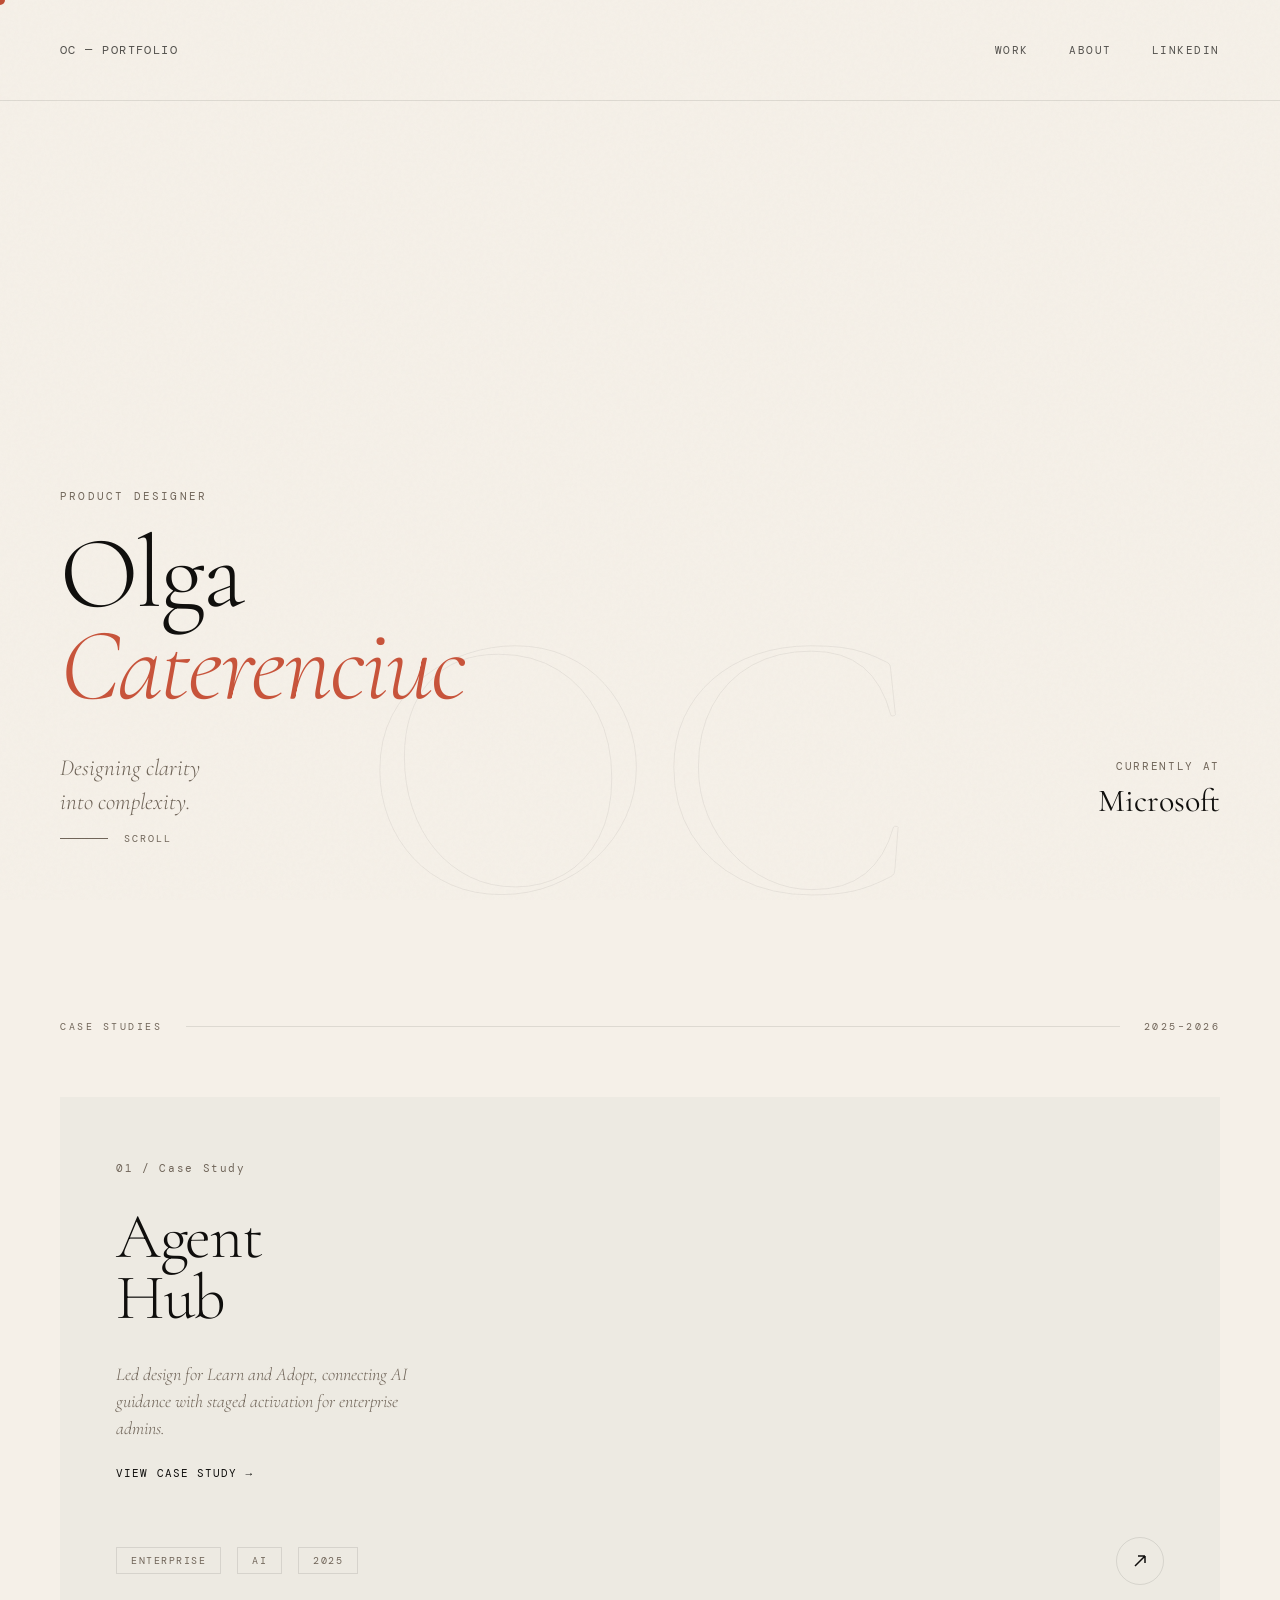
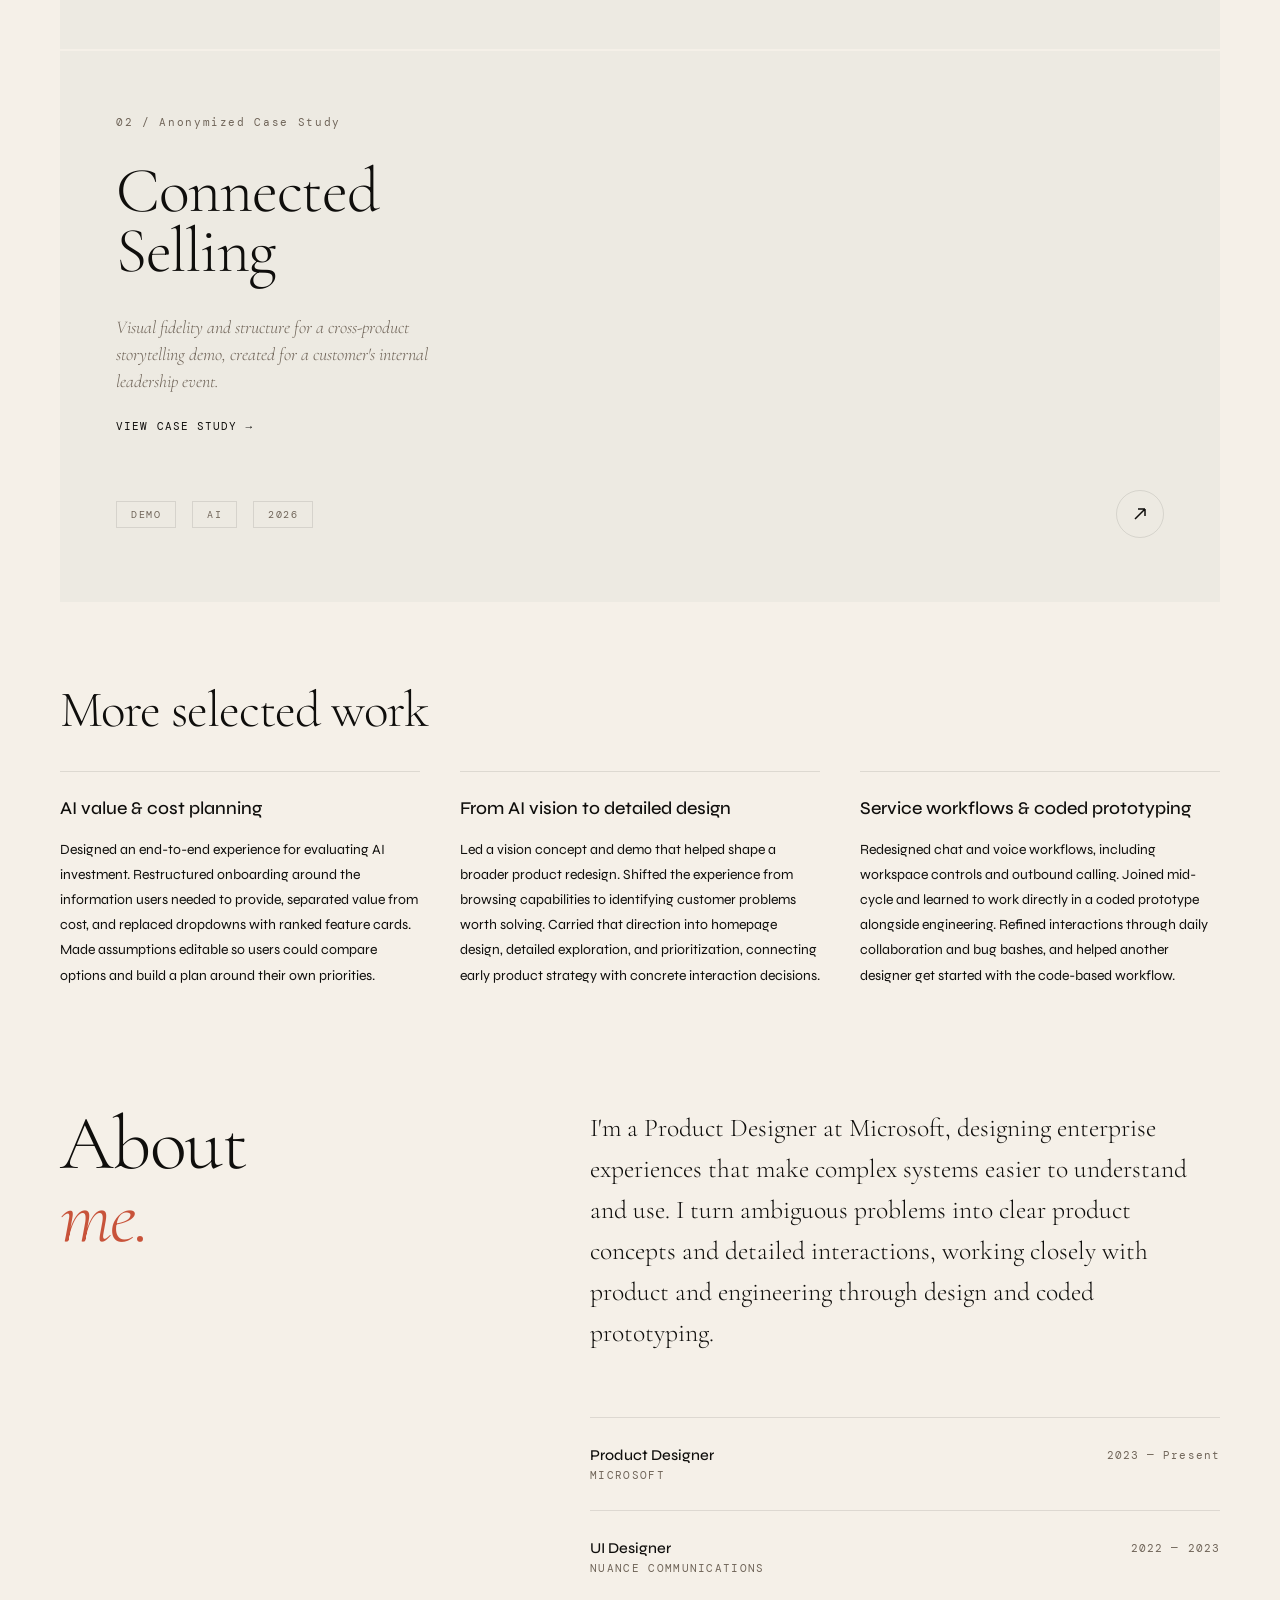
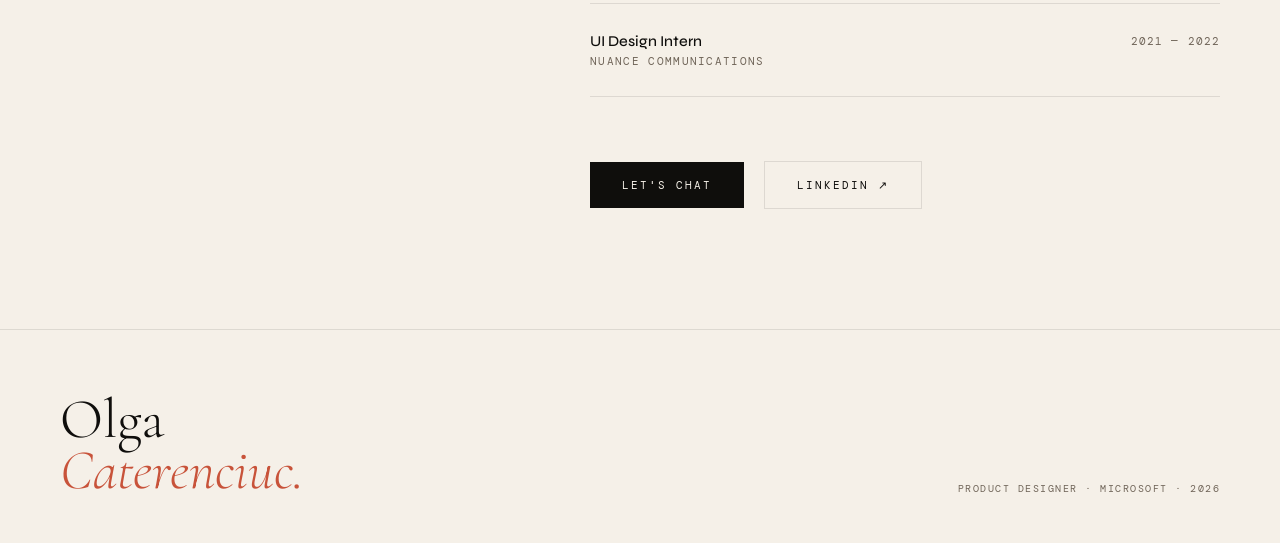
<file: index.html>
<!DOCTYPE html>
<html lang="en">
<head>
  <meta charset="UTF-8" />
  <meta name="viewport" content="width=device-width, initial-scale=1.0" />
  <meta name="description" content="Olga Caterenciuc is a Product Designer at Microsoft, turning complex enterprise problems into clear product concepts, detailed interactions, and coded prototypes." />
  <title>Olga Caterenciuc — Product Designer</title>
  <link rel="icon" href="/favicon.ico?v=oc-2" sizes="16x16 32x32 48x48" />
  <link rel="icon" type="image/svg+xml" href="/assets/oc-logo.svg?v=oc-2" sizes="any" />
  <link href="https://fonts.googleapis.com/css2?family=Cormorant+Garamond:ital,wght@0,300;0,400;0,500;1,300;1,400&family=DM+Mono:wght@300;400&family=Syne:wght@400;500;700;800&display=swap" rel="stylesheet" />
  <style>
    *, *::before, *::after { box-sizing: border-box; margin: 0; padding: 0; }
    :root {
      --ivory: #F5F0E8; --ink: #0F0E0C; --warm-mid: #7A6F63;
      --accent: #C8533A; --accent-light: #E8C4BB;
      --surface: #EDEAE2; --border: rgba(15,14,12,0.1);
      --font-display: 'Cormorant Garamond', serif;
      --font-ui: 'Syne', sans-serif;
      --font-mono: 'DM Mono', monospace;
    }
    html { scroll-behavior: smooth; }
    body { background: var(--ivory); color: var(--ink); font-family: var(--font-ui); overflow-x: hidden; cursor: none; }
    body::before {
      content: ''; position: fixed; inset: 0;
      background-image: url("data:image/svg+xml,%3Csvg viewBox='0 0 256 256' xmlns='http://www.w3.org/2000/svg'%3E%3Cfilter id='noise'%3E%3CfeTurbulence type='fractalNoise' baseFrequency='0.9' numOctaves='4' stitchTiles='stitch'/%3E%3C/filter%3E%3Crect width='100%25' height='100%25' filter='url(%23noise)' opacity='0.035'/%3E%3C/svg%3E");
      pointer-events: none; z-index: 100; opacity: 0.6;
    }

    /* CURSOR */
    .cursor { position: fixed; width: 10px; height: 10px; background: var(--accent); border-radius: 50%; pointer-events: none; z-index: 9999; transform: translate(-50%,-50%); transition: width .25s, height .25s; mix-blend-mode: multiply; }
    .cursor-ring { position: fixed; width: 36px; height: 36px; border: 1px solid var(--accent); border-radius: 50%; pointer-events: none; z-index: 9998; transform: translate(-50%,-50%); transition: width .3s, height .3s, opacity .3s; opacity: .5; }
    body.ch .cursor { width: 20px; height: 20px; }
    body.ch .cursor-ring { width: 56px; height: 56px; opacity: .25; }

    /* NAV */
    nav { position: fixed; top: 0; left: 0; right: 0; z-index: 50; display: flex; justify-content: space-between; align-items: center; padding: 28px 60px; }
    .nav-logo { font-family: var(--font-mono); font-size: 12px; letter-spacing: .12em; color: var(--ink); text-decoration: none; text-transform: uppercase; opacity: .7; }
    .nav-links { display: flex; gap: 40px; list-style: none; }
    .nav-links a { font-family: var(--font-mono); font-size: 11px; letter-spacing: .14em; text-transform: uppercase; color: var(--ink); text-decoration: none; opacity: .55; transition: opacity .2s; }
    .nav-links a:hover { opacity: 1; }

    /* HERO */
    .hero { min-height: 100vh; display: grid; grid-template-columns: 1fr 1fr; padding: 0 60px; position: relative; overflow: hidden; }
    .hero-left { display: flex; flex-direction: column; justify-content: flex-end; padding: 156px 0 80px; z-index: 2; }
    .hero-eyebrow { font-family: var(--font-mono); font-size: 11px; letter-spacing: .2em; text-transform: uppercase; color: var(--warm-mid); margin-bottom: 24px; opacity: 0; animation: fadeUp .8s ease .2s forwards; }
    .hero-name { font-family: var(--font-display); font-size: clamp(72px, 8vw, 128px); font-weight: 300; line-height: .9; letter-spacing: -.02em; color: var(--ink); opacity: 0; animation: fadeUp .9s ease .4s forwards; }
    .hero-name em { display: block; font-style: italic; color: var(--accent); white-space: nowrap; }
    .hero-tagline { margin-top: 40px; font-family: var(--font-display); font-size: clamp(18px, 1.8vw, 24px); font-weight: 300; font-style: italic; color: var(--warm-mid); max-width: 380px; line-height: 1.5; opacity: 0; animation: fadeUp .9s ease .65s forwards; }
    .hero-right { display: flex; flex-direction: column; justify-content: flex-end; align-items: flex-end; padding-bottom: 80px; z-index: 2; }
    .hero-meta { text-align: right; opacity: 0; animation: fadeUp .8s ease .8s forwards; }
    .hero-meta-role { font-family: var(--font-mono); font-size: 11px; letter-spacing: .15em; text-transform: uppercase; color: var(--warm-mid); margin-bottom: 8px; }
    .hero-meta-company { font-family: var(--font-display); font-size: 32px; font-weight: 400; color: var(--ink); }
    .hero-deco { position: absolute; bottom: -60px; left: 50%; transform: translateX(-50%); font-family: var(--font-display); font-size: clamp(200px, 30vw, 420px); font-weight: 300; color: transparent; -webkit-text-stroke: 1px rgba(15,14,12,0.06); pointer-events: none; line-height: 1; white-space: nowrap; z-index: 1; opacity: 0; animation: fadeIn 1.2s ease 1s forwards; }
    .scroll-hint { position: absolute; bottom: 40px; left: 60px; display: flex; align-items: center; gap: 16px; opacity: 0; animation: fadeUp .8s ease 1.2s forwards; }
    .scroll-hint span { font-family: var(--font-mono); font-size: 10px; letter-spacing: .2em; text-transform: uppercase; color: var(--warm-mid); }
    .scroll-line { width: 48px; height: 1px; background: var(--warm-mid); transform-origin: left; animation: lineGrow 1s ease 1.5s both; }

    /* SECTION DIVIDER */
    .section-divider { display: flex; align-items: center; gap: 24px; padding: 0 60px; margin-bottom: 64px; }
    .section-divider-label { font-family: var(--font-mono); font-size: 10px; letter-spacing: .25em; text-transform: uppercase; color: var(--warm-mid); white-space: nowrap; }
    .section-divider-line { flex: 1; height: 1px; background: var(--border); }

    /* PROJECTS */
    .projects-section { padding: 120px 0 80px; }
    .projects-grid { padding: 0 60px; display: grid; gap: 2px; }

    .case-card { position: relative; display: grid; grid-template-columns: 1fr; background: var(--surface); overflow: hidden; cursor: none; transition: background .4s ease; text-decoration: none; color: inherit; }
    .case-card:hover { background: var(--ink); }
    .case-card-content { padding: 64px 56px; display: flex; flex-direction: column; justify-content: space-between; position: relative; z-index: 2; }
    .case-card-index { font-family: var(--font-mono); font-size: 11px; letter-spacing: .15em; color: var(--warm-mid); transition: color .4s; }
    .case-card:hover .case-card-index { color: rgba(245,240,232,.4); }
    .case-card-title { font-family: var(--font-display); font-size: clamp(48px, 5vw, 72px); font-weight: 300; line-height: .95; letter-spacing: -.02em; color: var(--ink); transition: color .4s; margin: 32px 0; }
    .case-card:hover .case-card-title { color: var(--ivory); }
    .case-card-desc { font-family: var(--font-display); font-size: 18px; font-weight: 300; font-style: italic; color: var(--warm-mid); line-height: 1.5; max-width: 320px; transition: color .4s; }
    .case-card:hover .case-card-desc { color: rgba(245,240,232,.6); }
    .case-card-footer { display: flex; align-items: center; gap: 16px; margin-top: 56px; }
    .case-card-tag { font-family: var(--font-mono); font-size: 10px; letter-spacing: .15em; text-transform: uppercase; padding: 6px 14px; border: 1px solid var(--border); color: var(--warm-mid); transition: border-color .4s, color .4s; }
    .case-card:hover .case-card-tag { border-color: rgba(245,240,232,.2); color: rgba(245,240,232,.5); }
    .case-card-arrow { margin-left: auto; width: 48px; height: 48px; border: 1px solid var(--border); border-radius: 50%; display: flex; align-items: center; justify-content: center; transition: border-color .4s, transform .3s, background .4s; }
    .case-card:hover .case-card-arrow { border-color: var(--accent); background: var(--accent); transform: rotate(-45deg); }
    .case-card-arrow svg { transition: stroke .4s; stroke: var(--ink); }
    .case-card:hover .case-card-arrow svg { stroke: var(--ivory); }

    .work-snapshots { padding: 0 60px; }
    .work-snapshots-heading { font-family: var(--font-display); font-size: clamp(36px, 4vw, 52px); font-weight: 300; line-height: 1.1; letter-spacing: -.02em; margin-bottom: 32px; }
    .work-snapshots-grid { display: grid; grid-template-columns: repeat(3, minmax(0, 1fr)); gap: 40px; }
    .work-snapshot { border-top: 1px solid var(--border); padding-top: 24px; }
    .work-snapshot h3 { font-size: 18px; font-weight: 500; line-height: 1.4; margin-bottom: 16px; }
    .work-snapshot p { font-size: 14px; line-height: 1.8; max-width: 60ch; }

    /* ABOUT */
    .about-section { padding: 120px 60px; display: grid; grid-template-columns: 1fr 1.4fr; gap: 80px; align-items: start; }
    .about-heading-wrap { position: sticky; top: 120px; }
    .about-heading { font-family: var(--font-display); font-size: clamp(56px, 6vw, 88px); font-weight: 300; line-height: .95; letter-spacing: -.02em; color: var(--ink); }
    .about-heading em { font-style: italic; color: var(--accent); }
    .about-bio { font-family: var(--font-display); font-size: clamp(20px, 2vw, 26px); font-weight: 300; line-height: 1.6; color: var(--ink); margin-bottom: 64px; }
    .experience-list { border-top: 1px solid var(--border); }
    .exp-item { display: grid; grid-template-columns: 1fr auto; align-items: start; padding: 28px 0; border-bottom: 1px solid var(--border); gap: 24px; }
    .exp-role { font-family: var(--font-ui); font-size: 15px; font-weight: 500; color: var(--ink); margin-bottom: 4px; }
    .exp-company { font-family: var(--font-mono); font-size: 11px; letter-spacing: .12em; text-transform: uppercase; color: var(--warm-mid); }
    .exp-year { font-family: var(--font-mono); font-size: 11px; letter-spacing: .1em; color: var(--warm-mid); padding-top: 2px; }
    .about-cta { margin-top: 64px; display: flex; gap: 20px; align-items: center; }

    /* BUTTONS */
    .btn-primary { display: inline-flex; align-items: center; gap: 12px; padding: 16px 32px; background: var(--ink); color: var(--ivory); font-family: var(--font-mono); font-size: 11px; letter-spacing: .18em; text-transform: uppercase; text-decoration: none; transition: background .3s; cursor: none; }
    .btn-primary:hover { background: var(--accent); }
    .btn-ghost { display: inline-flex; align-items: center; gap: 12px; padding: 16px 32px; border: 1px solid var(--border); color: var(--ink); font-family: var(--font-mono); font-size: 11px; letter-spacing: .18em; text-transform: uppercase; text-decoration: none; transition: border-color .3s, color .3s, background .3s; cursor: none; }
    .btn-ghost:hover { border-color: var(--ink); background: var(--ink); color: var(--ivory); }

    /* FOOTER */
    footer { padding: 64px 60px 48px; border-top: 1px solid var(--border); display: flex; justify-content: space-between; align-items: flex-end; }
    .footer-left { font-family: var(--font-display); font-size: 56px; font-weight: 300; line-height: .9; color: var(--ink); }
    .footer-left em { font-style: italic; color: var(--accent); }
    .footer-copy { font-family: var(--font-mono); font-size: 10px; letter-spacing: .15em; text-transform: uppercase; color: var(--warm-mid); }

    /* ANIMATIONS */
    @keyframes fadeUp { from { opacity: 0; transform: translateY(24px); } to { opacity: 1; transform: translateY(0); } }
    @keyframes fadeIn { from { opacity: 0; } to { opacity: 1; } }
    @keyframes lineGrow { from { transform: scaleX(0); } to { transform: scaleX(1); } }
    .reveal { opacity: 0; transform: translateY(32px); transition: opacity .8s ease, transform .8s ease; }
    .reveal.visible { opacity: 1; transform: translateY(0); }

    @media (max-width: 900px) {
      nav { padding: 24px 32px; } .nav-links { display: none; }
      .hero { grid-template-columns: 1fr; padding: 0 32px; }
      .hero-name em { font-size: min(1em, 14vw); }
      .hero-right { display: none; }
      .section-divider, .projects-grid { padding: 0 32px; }
      .work-snapshots { padding: 0 32px; }
      .work-snapshots-grid { grid-template-columns: 1fr; gap: 32px; }
      .about-section { grid-template-columns: 1fr; padding: 80px 32px; gap: 48px; }
      .about-heading-wrap { position: static; }
      footer { flex-direction: column; gap: 32px; align-items: flex-start; padding: 48px 32px 40px; }
      .footer-left { font-size: 40px; }
    }
  </style>
  <link rel="stylesheet" href="prototype.css" />
  <noscript>
    <style>
      body { cursor: auto; }
      a, .case-card, .btn-primary, .btn-ghost { cursor: pointer; }
      .cursor, .cursor-ring { display: none; }
      .reveal { opacity: 1; transform: none; }
    </style>
  </noscript>
</head>
<body>
  <div class="cursor" id="cursor"></div>
  <div class="cursor-ring" id="cursorRing"></div>

  <nav aria-label="Main navigation">
    <a href="index.html" class="nav-logo">OC — Portfolio</a>
    <ul class="nav-links">
      <li><a href="#projects">Work</a></li>
      <li><a href="#about">About</a></li>
      <li><a href="https://www.linkedin.com/in/olga-caterenciuc-95aa991a5/" target="_blank" rel="noopener noreferrer">LinkedIn</a></li>
    </ul>
  </nav>

  <main>
  <section class="hero">
    <div class="hero-left">
      <p class="hero-eyebrow">Product Designer</p>
      <h1 class="hero-name">Olga <em>Caterenciuc</em></h1>
      <p class="hero-tagline">Designing clarity<br>into complexity.</p>
    </div>
    <div class="hero-right">
      <div class="hero-meta">
        <p class="hero-meta-role">Currently at</p>
        <p class="hero-meta-company">Microsoft</p>
      </div>
    </div>
    <div class="hero-deco">OC</div>
    <a class="scroll-hint" href="#projects" aria-label="Explore selected work">
      <div class="scroll-line"></div>
      <span>Scroll</span>
    </a>
  </section>

  <section class="projects-section" id="projects">
    <div class="section-divider reveal">
      <span class="section-divider-label">Case Studies</span>
      <div class="section-divider-line"></div>
      <span class="section-divider-label">2025–2026</span>
    </div>
    <div class="projects-grid">
      <a href="agenthub.html" class="case-card reveal">
        <div class="case-card-content">
          <span class="case-card-index">01 / Case Study</span>
          <div>
            <h2 class="case-card-title">Agent<br>Hub</h2>
            <p class="case-card-desc">Led design for Learn and Adopt, connecting AI guidance with staged activation for enterprise admins.</p>
            <span class="case-card-link">View case study &rarr;</span>
          </div>
          <div class="case-card-footer">
            <span class="case-card-tag">Enterprise</span>
            <span class="case-card-tag">AI</span>
            <span class="case-card-tag">2025</span>
            <div class="case-card-arrow">
              <svg width="16" height="16" viewBox="0 0 16 16" fill="none" stroke-width="1.5">
                <path d="M3 13L13 3M13 3H6M13 3V10"/>
              </svg>
            </div>
          </div>
        </div>
      </a>
      <a href="connected-selling.html" class="case-card reveal">
        <div class="case-card-content">
          <span class="case-card-index">02 / Anonymized Case Study</span>
          <div>
            <h2 class="case-card-title">Connected<br>Selling</h2>
            <p class="case-card-desc">Visual fidelity and structure for a cross-product storytelling demo, created for a customer's internal leadership event.</p>
            <span class="case-card-link">View case study &rarr;</span>
          </div>
          <div class="case-card-footer">
            <span class="case-card-tag">Demo</span>
            <span class="case-card-tag">AI</span>
            <span class="case-card-tag">2026</span>
            <div class="case-card-arrow">
              <svg width="16" height="16" viewBox="0 0 16 16" fill="none" stroke-width="1.5" aria-hidden="true">
                <path d="M3 13L13 3M13 3H6M13 3V10"/>
              </svg>
            </div>
          </div>
        </div>
      </a>
    </div>
  </section>

  <section class="work-snapshots" id="more-work" aria-labelledby="more-work-heading">
    <h2 class="work-snapshots-heading reveal" id="more-work-heading">More selected work</h2>
    <div class="work-snapshots-grid">
      <article class="work-snapshot reveal">
        <h3>AI value &amp; cost planning</h3>
        <p>Designed an end-to-end experience for evaluating AI investment. Restructured onboarding around the information users needed to provide, separated value from cost, and replaced dropdowns with ranked feature cards. Made assumptions editable so users could compare options and build a plan around their own priorities.</p>
      </article>
      <article class="work-snapshot reveal">
        <h3>From AI vision to detailed design</h3>
        <p>Led a vision concept and demo that helped shape a broader product redesign. Shifted the experience from browsing capabilities to identifying customer problems worth solving. Carried that direction into homepage design, detailed exploration, and prioritization, connecting early product strategy with concrete interaction decisions.</p>
      </article>
      <article class="work-snapshot reveal">
        <h3>Service workflows &amp; coded prototyping</h3>
        <p>Redesigned chat and voice workflows, including workspace controls and outbound calling. Joined mid-cycle and learned to work directly in a coded prototype alongside engineering. Refined interactions through daily collaboration and bug bashes, and helped another designer get started with the code-based workflow.</p>
      </article>
    </div>
  </section>

  <section class="about-section" id="about">
    <div class="about-heading-wrap reveal">
      <h2 class="about-heading">About<br><em>me.</em></h2>
    </div>
    <div class="about-body">
      <p class="about-bio reveal">I'm a Product Designer at Microsoft, designing enterprise experiences that make complex systems easier to understand and use. I turn ambiguous problems into clear product concepts and detailed interactions, working closely with product and engineering through design and coded prototyping.</p>
      <div class="experience-list reveal">
        <div class="exp-item">
          <div><p class="exp-role">Product Designer</p><p class="exp-company">Microsoft</p></div>
          <span class="exp-year">2023 — Present</span>
        </div>
        <div class="exp-item">
          <div><p class="exp-role">UI Designer</p><p class="exp-company">Nuance Communications</p></div>
          <span class="exp-year">2022 — 2023</span>
        </div>
        <div class="exp-item">
          <div><p class="exp-role">UI Design Intern</p><p class="exp-company">Nuance Communications</p></div>
          <span class="exp-year">2021 — 2022</span>
        </div>
      </div>
      <div class="about-cta reveal">
        <a href="mailto:olgacaterenciucwork@gmail.com" class="btn-primary">Let's chat</a>
        <a href="https://www.linkedin.com/in/olga-caterenciuc-95aa991a5/" target="_blank" rel="noopener noreferrer" class="btn-ghost">LinkedIn ↗</a>
      </div>
    </div>
  </section>

  </main>

  <footer>
    <div class="footer-left">Olga<br><em>Caterenciuc.</em></div>
    <div class="footer-right"><p class="footer-copy">Product Designer · Microsoft · 2026</p></div>
  </footer>

  <script>
    const cursor = document.getElementById('cursor');
    const ring = document.getElementById('cursorRing');
    let mx = -100, my = -100, rx = -100, ry = -100;
    document.addEventListener('mousemove', e => {
      mx = e.clientX; my = e.clientY;
      cursor.style.left = mx + 'px'; cursor.style.top = my + 'px';
    });
    function animateRing() {
      rx += (mx - rx) * .12; ry += (my - ry) * .12;
      ring.style.left = rx + 'px'; ring.style.top = ry + 'px';
      requestAnimationFrame(animateRing);
    }
    animateRing();
    document.querySelectorAll('a,button,.case-card').forEach(el => {
      el.addEventListener('mouseenter', () => document.body.classList.add('ch'));
      el.addEventListener('mouseleave', () => document.body.classList.remove('ch'));
    });
    const io = new IntersectionObserver(entries => {
      entries.forEach(e => { if (e.isIntersecting) { e.target.classList.add('visible'); io.unobserve(e.target); } });
    }, { threshold: .1 });
    document.querySelectorAll('.reveal').forEach(el => io.observe(el));
  </script>
</body>
</html>
</file>
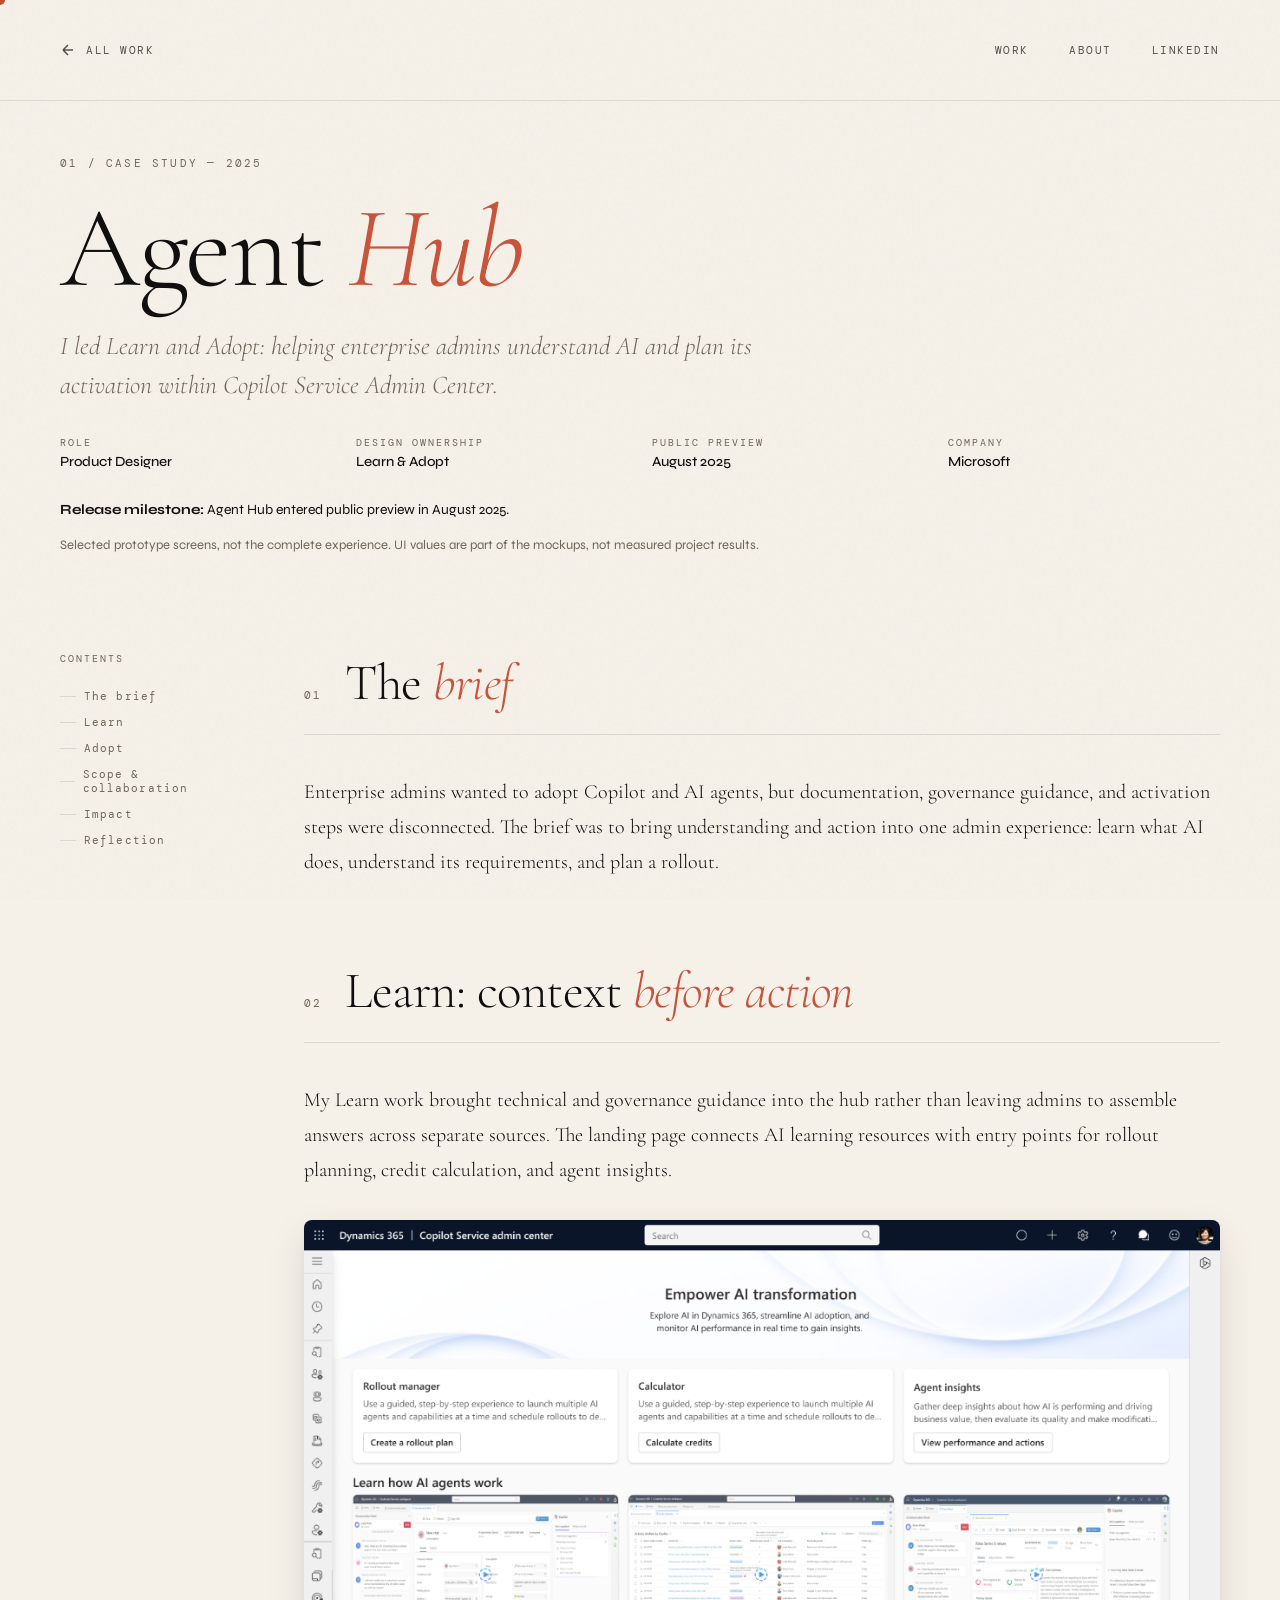
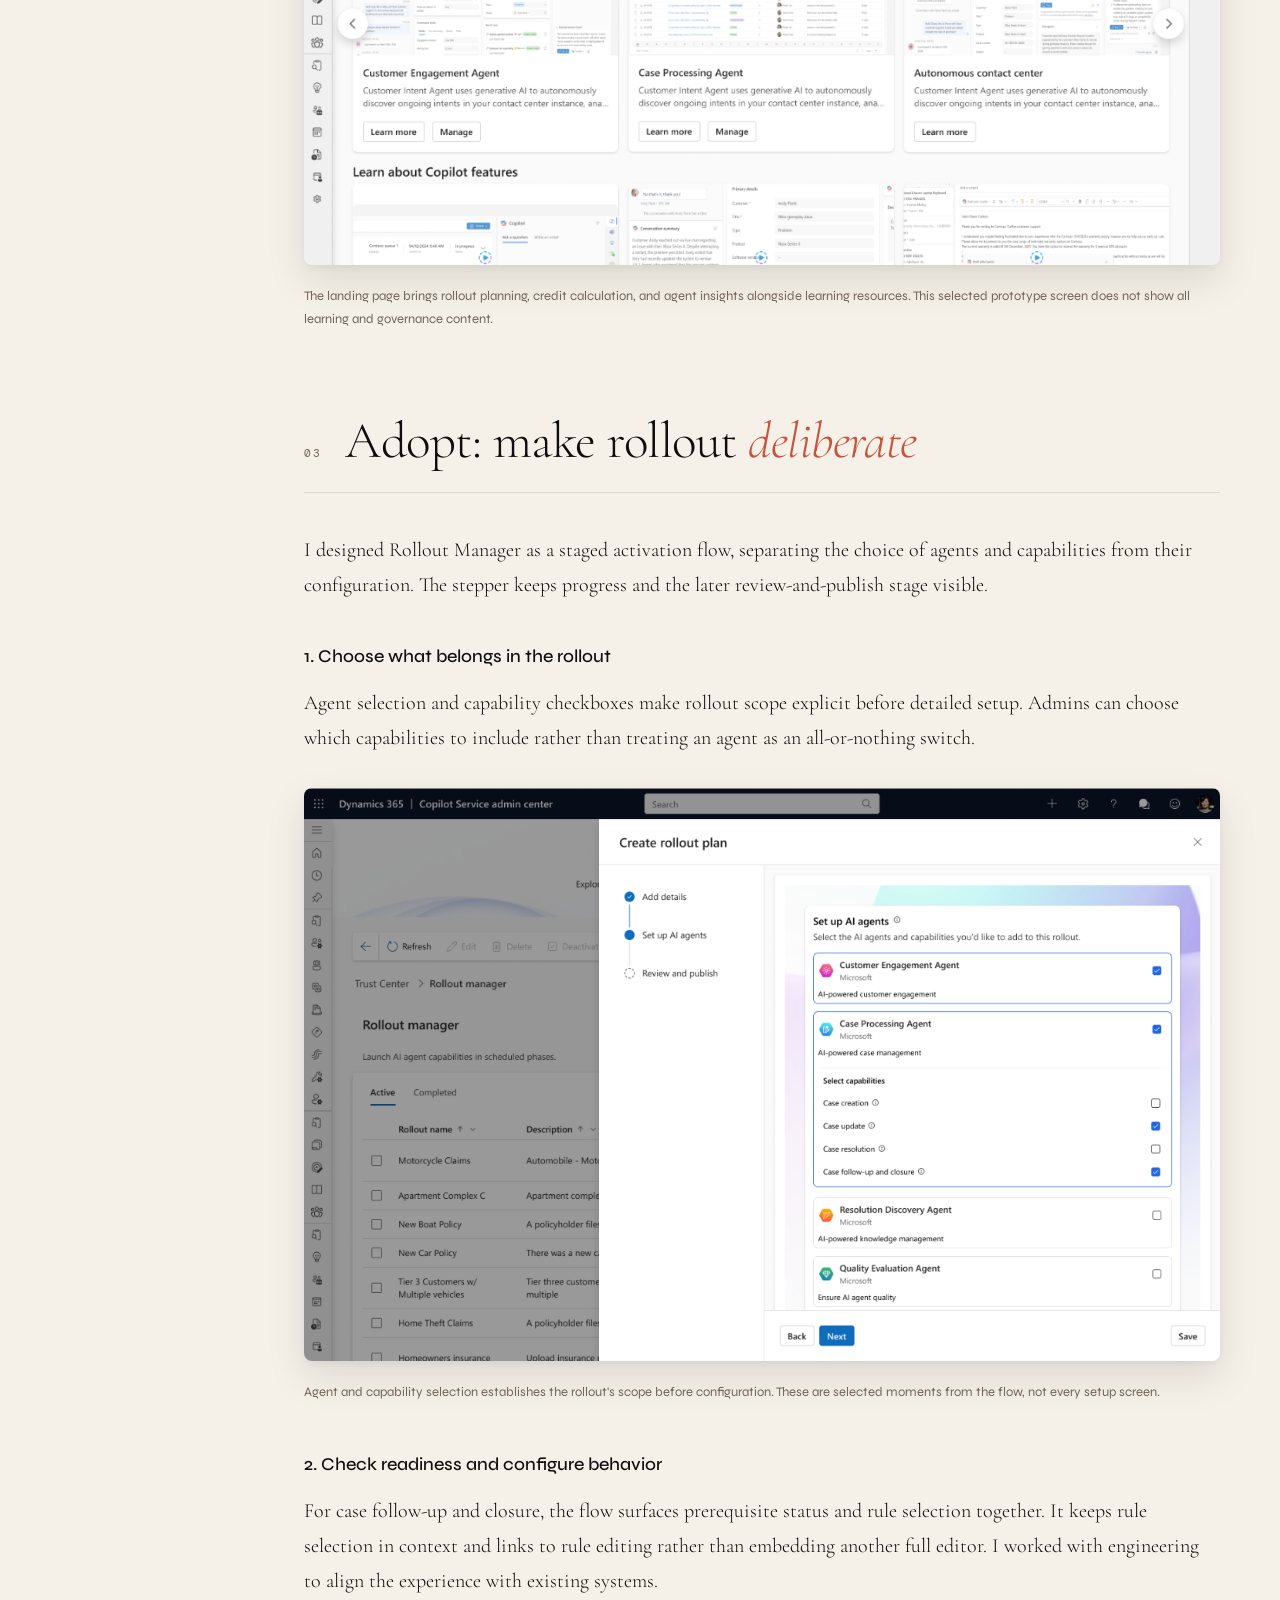
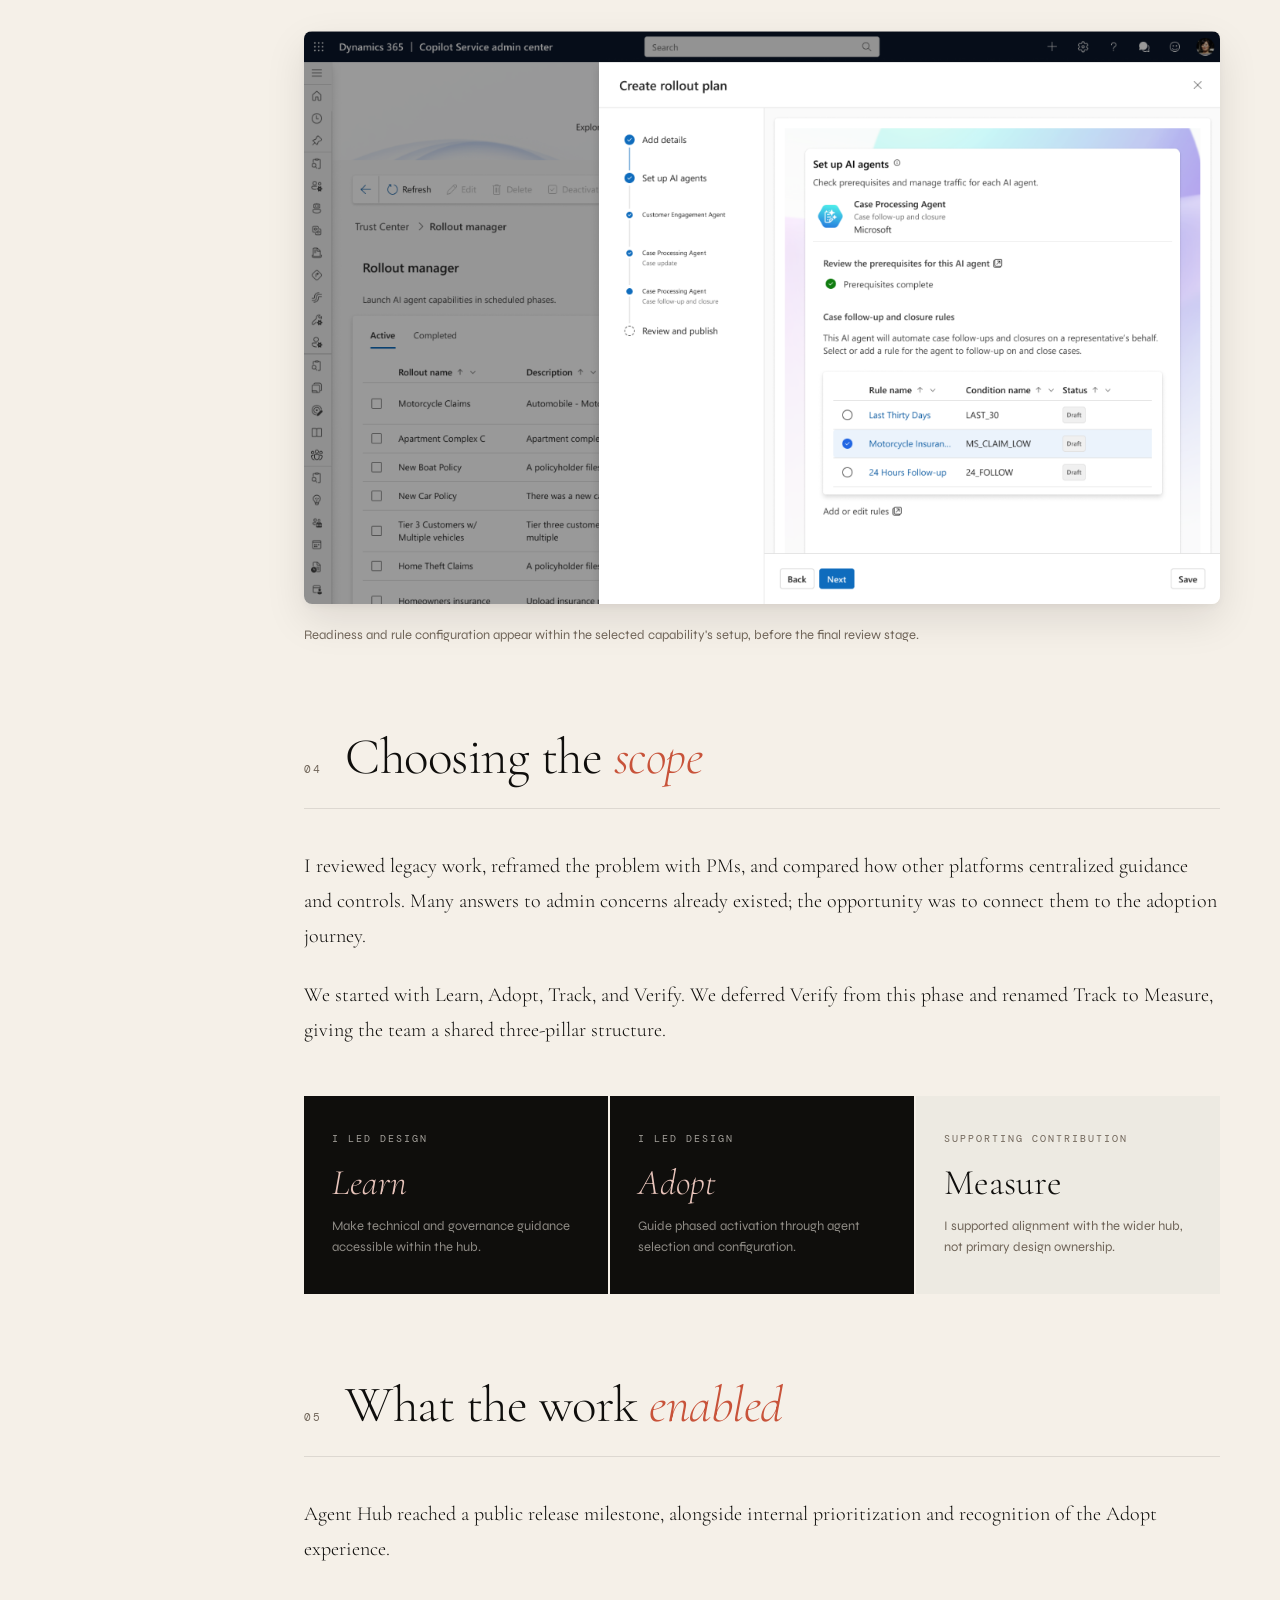
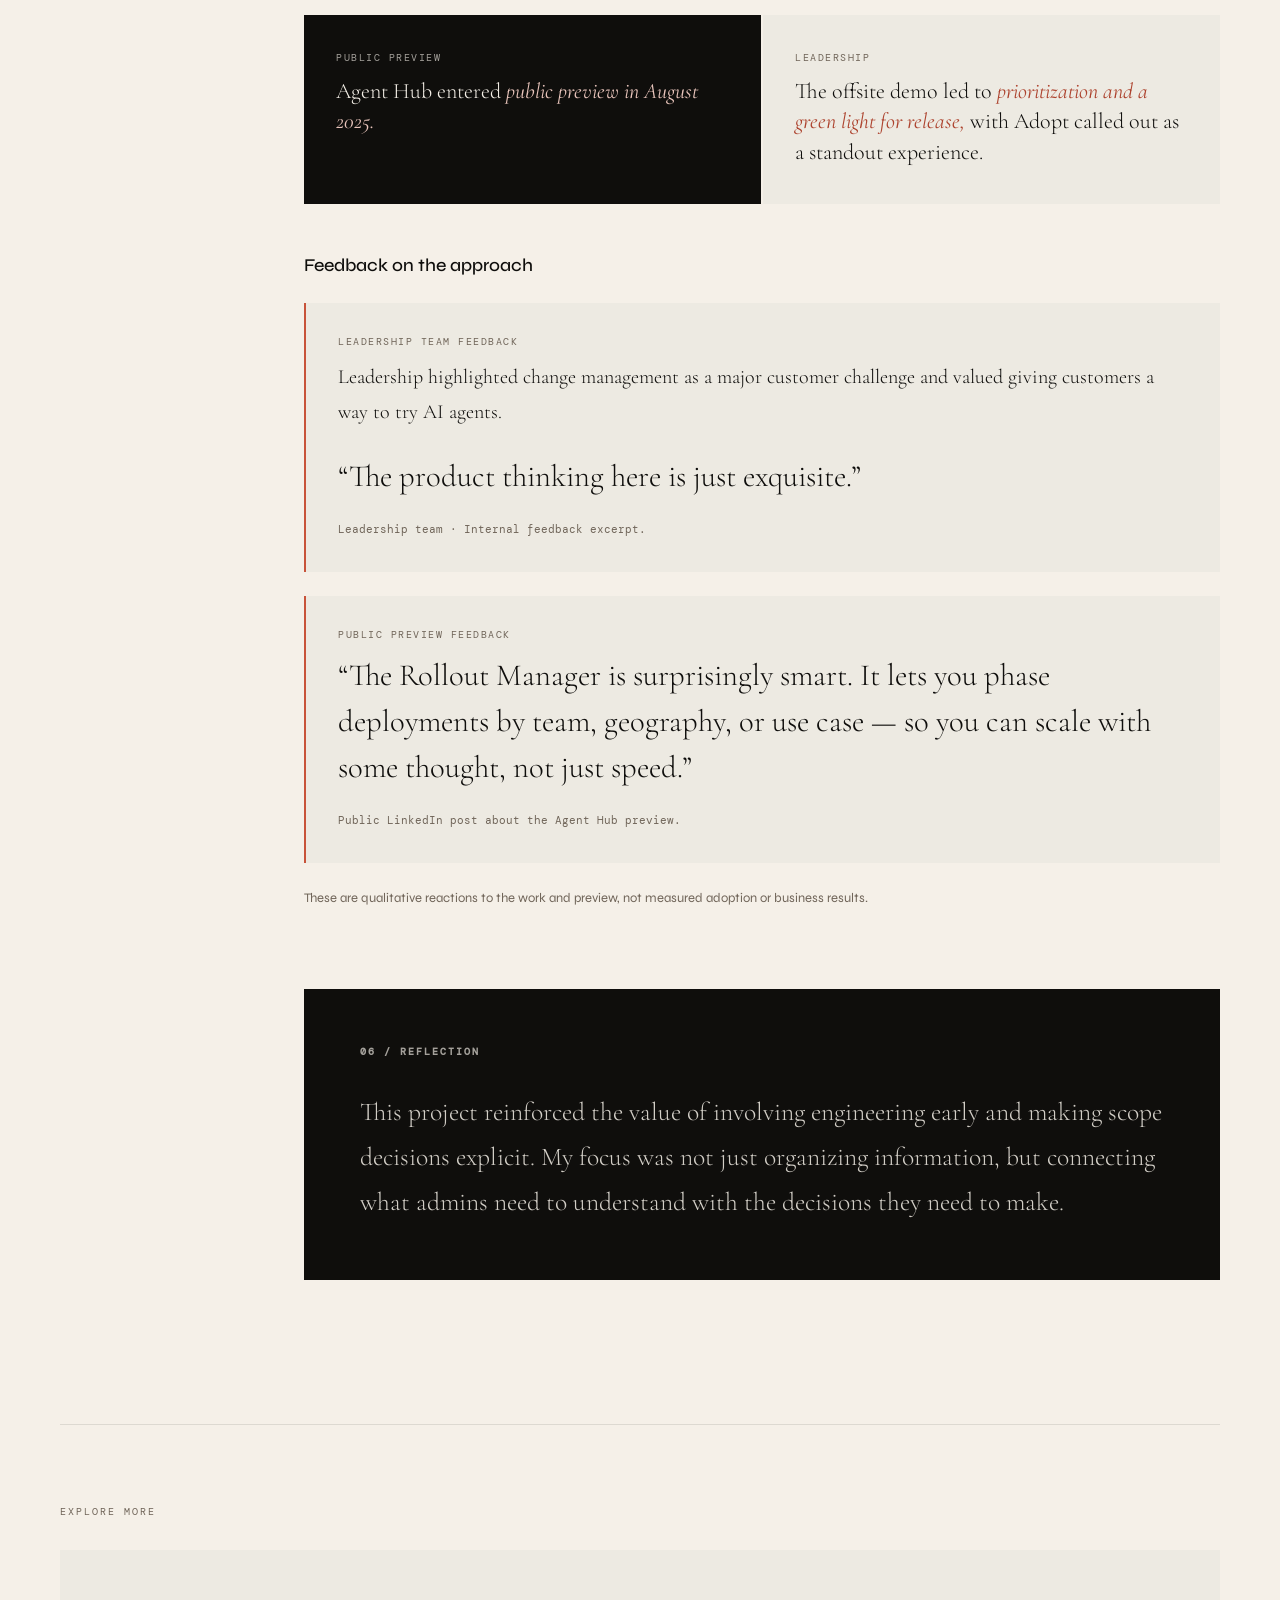
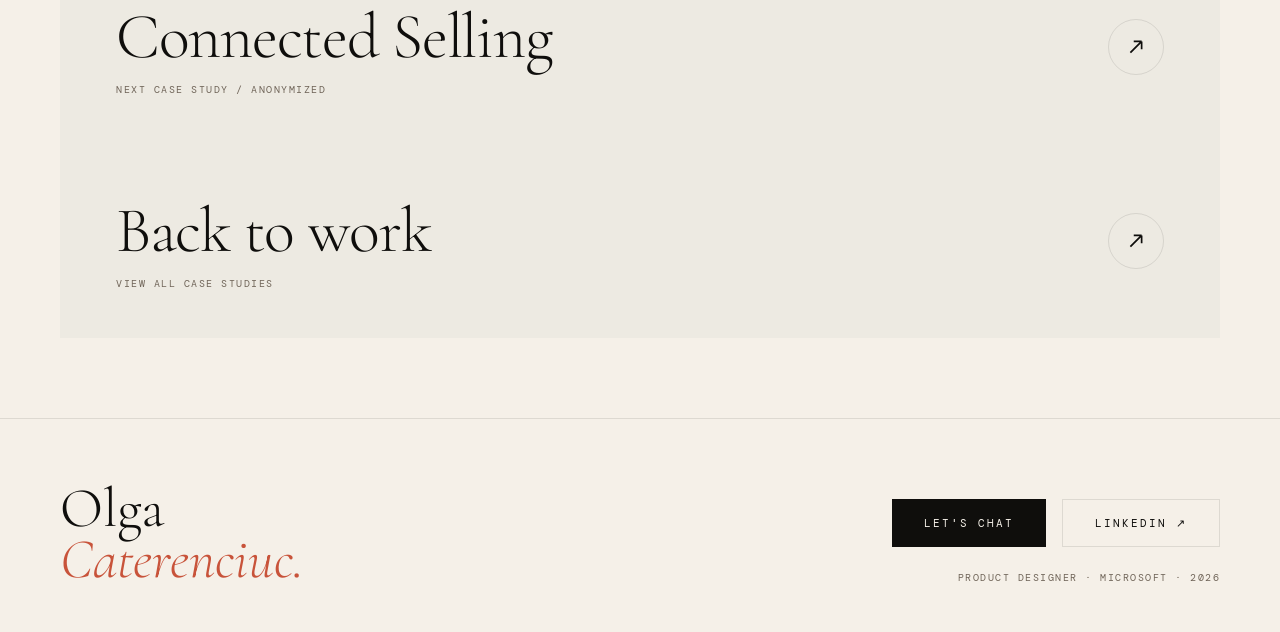
<file: agenthub.html>
<!DOCTYPE html>
<html lang="en">
<head>
  <meta charset="UTF-8" />
  <meta name="viewport" content="width=device-width, initial-scale=1.0" />
  <meta name="description" content="How Olga Caterenciuc led Learn and Adopt design for Agent Hub, helping enterprise admins understand AI and plan staged activation. Public preview: August 2025." />
  <title>Agent Hub — Olga Caterenciuc</title>
  <link rel="icon" href="/favicon.ico?v=oc-2" sizes="16x16 32x32 48x48" />
  <link rel="icon" type="image/svg+xml" href="/assets/oc-logo.svg?v=oc-2" sizes="any" />
  <link href="https://fonts.googleapis.com/css2?family=Cormorant+Garamond:ital,wght@0,300;0,400;0,500;1,300;1,400&family=DM+Mono:wght@300;400&family=Syne:wght@400;500;700;800&display=swap" rel="stylesheet" />
  <style>
    *, *::before, *::after { box-sizing: border-box; margin: 0; padding: 0; }
    :root {
      --ivory: #F5F0E8; --ink: #0F0E0C; --warm-mid: #7A6F63;
      --accent: #C8533A; --accent-light: #E8C4BB;
      --surface: #EDEAE2; --border: rgba(15,14,12,0.1);
      --font-display: 'Cormorant Garamond', serif;
      --font-ui: 'Syne', sans-serif;
      --font-mono: 'DM Mono', monospace;
    }
    html { scroll-behavior: smooth; }
    body { background: var(--ivory); color: var(--ink); font-family: var(--font-ui); overflow-x: hidden; cursor: none; }
    body::before {
      content: ''; position: fixed; inset: 0;
      background-image: url("data:image/svg+xml,%3Csvg viewBox='0 0 256 256' xmlns='http://www.w3.org/2000/svg'%3E%3Cfilter id='noise'%3E%3CfeTurbulence type='fractalNoise' baseFrequency='0.9' numOctaves='4' stitchTiles='stitch'/%3E%3C/filter%3E%3Crect width='100%25' height='100%25' filter='url(%23noise)' opacity='0.035'/%3E%3C/svg%3E");
      pointer-events: none; z-index: 100; opacity: 0.6;
    }

    /* CURSOR */
    .cursor { position: fixed; width: 10px; height: 10px; background: var(--accent); border-radius: 50%; pointer-events: none; z-index: 9999; transform: translate(-50%,-50%); transition: width .25s, height .25s; mix-blend-mode: multiply; }
    .cursor-ring { position: fixed; width: 36px; height: 36px; border: 1px solid var(--accent); border-radius: 50%; pointer-events: none; z-index: 9998; transform: translate(-50%,-50%); transition: width .3s, height .3s, opacity .3s; opacity: .5; }
    body.ch .cursor { width: 20px; height: 20px; }
    body.ch .cursor-ring { width: 56px; height: 56px; opacity: .25; }

    /* NAV */
    nav { position: fixed; top: 0; left: 0; right: 0; z-index: 50; display: flex; justify-content: space-between; align-items: center; padding: 28px 60px; }
    .nav-logo { font-family: var(--font-mono); font-size: 12px; letter-spacing: .12em; color: var(--ink); text-decoration: none; text-transform: uppercase; opacity: .7; }
    .nav-links { display: flex; gap: 40px; list-style: none; }
    .nav-links a { font-family: var(--font-mono); font-size: 11px; letter-spacing: .14em; text-transform: uppercase; color: var(--ink); text-decoration: none; opacity: .55; transition: opacity .2s; }
    .nav-links a:hover { opacity: 1; }
    .nav-back { display: flex; align-items: center; gap: 10px; font-family: var(--font-mono); font-size: 11px; letter-spacing: .14em; text-transform: uppercase; color: var(--ink); text-decoration: none; opacity: .55; transition: opacity .2s; }
    .nav-back:hover { opacity: 1; }
    .nav-back svg { transition: transform .2s; }
    .nav-back:hover svg { transform: translateX(-4px); }

    /* HERO */
    .cs-hero { padding: 156px 60px 48px; max-width: 1280px; margin: 0 auto; }
    .cs-hero-label { font-family: var(--font-mono); font-size: 11px; letter-spacing: .2em; text-transform: uppercase; color: var(--warm-mid); margin-bottom: 24px; opacity: 0; animation: fadeUp .8s ease .2s forwards; }
    .cs-hero-title { font-family: var(--font-display); font-size: clamp(72px, 9vw, 128px); font-weight: 300; line-height: .95; letter-spacing: -.02em; color: var(--ink); opacity: 0; animation: fadeUp .9s ease .4s forwards; }
    .cs-hero-title em { font-style: italic; color: var(--accent); }
    .cs-hero-desc { margin-top: 24px; font-family: var(--font-display); font-size: clamp(20px, 2vw, 26px); font-weight: 300; font-style: italic; color: var(--warm-mid); max-width: 760px; line-height: 1.5; opacity: 0; animation: fadeUp .9s ease .65s forwards; }
    .cs-hero-meta { display: grid; grid-template-columns: repeat(4, minmax(0, 1fr)); gap: 24px; margin-top: 32px; opacity: 0; animation: fadeUp .8s ease .8s forwards; }
    .cs-meta-item-label { font-family: var(--font-mono); font-size: 10px; letter-spacing: .2em; text-transform: uppercase; color: var(--warm-mid); margin-bottom: 4px; }
    .cs-meta-item-value { font-family: var(--font-ui); font-size: 14px; font-weight: 500; color: var(--ink); }
    .cs-hero-result { margin-top: 28px; max-width: 760px; font-size: 14px; line-height: 1.7; }
    .cs-note { font-size: 13px; line-height: 1.7; color: var(--warm-mid); }
    .cs-hero .cs-note { margin-top: 12px; max-width: 760px; }

    /* ARTICLE LAYOUT */
    .cs-article { padding: 48px 60px 64px; display: grid; grid-template-columns: 180px minmax(0, 1fr); gap: 64px; max-width: 1280px; margin: 0 auto; }

    /* Sticky sidebar */
    .cs-toc { position: sticky; top: 120px; height: fit-content; }
    .cs-toc-title { font-family: var(--font-mono); font-size: 10px; letter-spacing: .2em; text-transform: uppercase; color: var(--warm-mid); margin-bottom: 24px; }
    .cs-toc-list { list-style: none; display: flex; flex-direction: column; gap: 12px; }
    .cs-toc-list a { font-family: var(--font-mono); font-size: 11px; letter-spacing: .1em; color: var(--warm-mid); text-decoration: none; transition: color .2s; display: flex; align-items: center; gap: 8px; }
    .cs-toc-list a::before { content: ''; width: 16px; height: 1px; background: var(--border); transition: width .3s, background .2s; }
    .cs-toc-list a:hover { color: var(--ink); }
    .cs-toc-list a:hover::before { width: 24px; background: var(--accent); }

    /* Main content */
    .cs-content { min-width: 0; }

    /* Section headings */
    .cs-section { margin-bottom: 80px; }
    .cs-section-header { display: flex; align-items: baseline; gap: 24px; margin-bottom: 40px; padding-bottom: 20px; border-bottom: 1px solid var(--border); }
    .cs-section-num { font-family: var(--font-mono); font-size: 11px; letter-spacing: .15em; color: var(--warm-mid); }
    .cs-section-title { font-family: var(--font-display); font-size: clamp(36px, 4vw, 52px); font-weight: 300; letter-spacing: -.01em; color: var(--ink); }
    .cs-section-title em { font-style: italic; color: var(--accent); }
    .cs-body-text { font-family: var(--font-display); font-size: 20px; font-weight: 300; line-height: 1.75; color: var(--ink); margin-bottom: 24px; }
    .cs-body-text:last-child { margin-bottom: 0; }

    /* Pillar cards */
    .pillars-grid { display: grid; grid-template-columns: repeat(3, 1fr); gap: 2px; margin: 48px 0; }
    .pillar-card { padding: 36px 28px; background: var(--surface); }
    .pillar-number { font-family: var(--font-mono); font-size: 10px; letter-spacing: .2em; text-transform: uppercase; color: var(--warm-mid); margin-bottom: 16px; }
    .pillar-name { font-family: var(--font-display); font-size: 36px; font-weight: 300; color: var(--ink); margin-bottom: 12px; }
    .pillar-name em { font-style: italic; color: var(--accent); }
    .pillar-desc { font-family: var(--font-ui); font-size: 13px; color: var(--warm-mid); line-height: 1.6; }
    .pillar-card.active { background: var(--ink); }
    .pillar-card.active .pillar-number { color: rgba(245,240,232,.35); }
    .pillar-card.active .pillar-name { color: var(--ivory); }
    .pillar-card.active .pillar-name em { color: var(--accent-light); }
    .pillar-card.active .pillar-desc { color: rgba(245,240,232,.55); }

    .design-step { font-family: var(--font-ui); font-size: 18px; font-weight: 500; line-height: 1.5; margin: 40px 0 16px; }
    .case-screen { margin: 32px 0 48px; }
    .case-screen > a { display: block; width: 100%; margin: 0 auto; border-radius: 8px; }
    .case-screen img { display: block; width: 100%; max-width: 100%; height: auto; border: 0; border-radius: 8px; box-shadow: 0 16px 40px rgba(15,14,12,.1), 0 3px 10px rgba(15,14,12,.05); }
    .case-screen figcaption { margin-top: 20px; font-size: 13px; line-height: 1.7; color: var(--warm-mid); }

    /* Outcomes */
    .impact-grid { display: grid; grid-template-columns: repeat(2, 1fr); gap: 2px; margin: 48px 0; }
    .impact-item { padding: 36px 32px; background: var(--surface); }
    .impact-item.highlight { background: var(--ink); }
    .impact-bullet { font-family: var(--font-mono); font-size: 10px; letter-spacing: .15em; text-transform: uppercase; color: var(--warm-mid); margin-bottom: 12px; }
    .impact-item.highlight .impact-bullet { color: rgba(245,240,232,.35); }
    .impact-text { font-family: var(--font-display); font-size: 22px; font-weight: 300; line-height: 1.4; color: var(--ink); }
    .impact-text strong { font-weight: 400; color: var(--accent); font-style: italic; }
    .impact-item.highlight .impact-text { color: var(--ivory); }
    .impact-item.highlight .impact-text strong { color: var(--accent-light); }
    .project-feedback { margin: 24px 0; padding: 32px; border-left: 2px solid var(--accent); background: var(--surface); }
    .project-feedback blockquote { font-family: var(--font-display); font-size: clamp(24px, 2.4vw, 32px); font-weight: 300; line-height: 1.5; }
    .project-feedback figcaption { margin-top: 20px; font-family: var(--font-mono); font-size: 11px; color: var(--warm-mid); line-height: 1.8; }

    /* Reflection */
    .reflection-block { padding: 56px; background: var(--ink); margin: 80px 0; }
    .reflection-label { font-family: var(--font-mono); font-size: 10px; letter-spacing: .2em; text-transform: uppercase; color: rgba(245,240,232,.3); margin-bottom: 32px; }
    .reflection-text { font-family: var(--font-display); font-size: clamp(20px, 2vw, 26px); font-weight: 300; line-height: 1.75; color: rgba(245,240,232,.85); margin-bottom: 24px; }
    .reflection-text:last-of-type { margin-bottom: 0; }

    /* Next project */
    .next-project { margin: 0 60px 0; padding: 80px 0; border-top: 1px solid var(--border); }
    .next-label { font-family: var(--font-mono); font-size: 10px; letter-spacing: .2em; text-transform: uppercase; color: var(--warm-mid); margin-bottom: 32px; }
    .next-card { display: flex; align-items: center; justify-content: space-between; padding: 48px 56px; background: var(--surface); text-decoration: none; color: var(--ink); transition: background .4s; }
    .next-card:hover { background: var(--ink); }
    .next-card-title { font-family: var(--font-display); font-size: clamp(40px, 5vw, 64px); font-weight: 300; letter-spacing: -.02em; transition: color .4s; }
    .next-card:hover .next-card-title { color: var(--ivory); }
    .next-card-sub { font-family: var(--font-mono); font-size: 10px; letter-spacing: .15em; text-transform: uppercase; color: var(--warm-mid); margin-top: 8px; transition: color .4s; }
    .next-card:hover .next-card-sub { color: rgba(245,240,232,.4); }
    .next-arrow { width: 56px; height: 56px; border: 1px solid var(--border); border-radius: 50%; display: flex; align-items: center; justify-content: center; transition: border-color .4s, background .4s, transform .3s; }
    .next-card:hover .next-arrow { border-color: var(--accent); background: var(--accent); transform: rotate(-45deg); }
    .next-arrow svg { stroke: var(--ink); transition: stroke .4s; }
    .next-card:hover .next-arrow svg { stroke: var(--ivory); }

    /* BUTTONS */
    .btn-primary { display: inline-flex; align-items: center; gap: 12px; padding: 16px 32px; background: var(--ink); color: var(--ivory); font-family: var(--font-mono); font-size: 11px; letter-spacing: .18em; text-transform: uppercase; text-decoration: none; transition: background .3s; cursor: none; }
    .btn-primary:hover { background: var(--accent); }
    .btn-ghost { display: inline-flex; align-items: center; gap: 12px; padding: 16px 32px; border: 1px solid var(--border); color: var(--ink); font-family: var(--font-mono); font-size: 11px; letter-spacing: .18em; text-transform: uppercase; text-decoration: none; transition: border-color .3s, color .3s, background .3s; cursor: none; }
    .btn-ghost:hover { border-color: var(--ink); background: var(--ink); color: var(--ivory); }

    /* FOOTER */
    footer { padding: 64px 60px 48px; border-top: 1px solid var(--border); display: flex; justify-content: space-between; align-items: flex-end; }
    .footer-left { font-family: var(--font-display); font-size: 56px; font-weight: 300; line-height: .9; color: var(--ink); }
    .footer-left em { font-style: italic; color: var(--accent); }
    .footer-right { text-align: right; }
    .footer-copy { font-family: var(--font-mono); font-size: 10px; letter-spacing: .15em; text-transform: uppercase; color: var(--warm-mid); }
    .footer-cta { display: flex; gap: 16px; margin-bottom: 24px; justify-content: flex-end; }

    /* ANIMATIONS */
    @keyframes fadeUp { from { opacity: 0; transform: translateY(24px); } to { opacity: 1; transform: translateY(0); } }
    @keyframes fadeIn { from { opacity: 0; } to { opacity: 1; } }
    .reveal { opacity: 0; transform: translateY(32px); transition: opacity .8s ease, transform .8s ease; }
    .reveal.visible { opacity: 1; transform: translateY(0); }

    @media (max-width: 1024px) {
      .cs-article { grid-template-columns: 1fr; gap: 32px; padding: 40px; }
      .cs-toc { display: none; }
      .pillars-grid { grid-template-columns: 1fr; }
      .impact-grid { grid-template-columns: 1fr; }
    }
    @media (max-width: 768px) {
      nav { padding: 24px 32px; } .nav-links { display: none; }
      .cs-hero { padding: 156px 24px 32px; }
      .cs-hero-meta { grid-template-columns: repeat(2, minmax(0, 1fr)); }
      .cs-article { padding: 32px 24px; }
      .cs-section-header { gap: 16px; margin-bottom: 24px; }
      .pillar-card, .impact-item { padding: 28px 24px; }
      .next-project { margin: 0 32px; }
      .next-card { padding: 40px 32px; }
      footer { flex-direction: column; gap: 32px; align-items: flex-start; padding: 48px 32px 40px; }
      .footer-left { font-size: 40px; }
      .footer-cta { justify-content: flex-start; }
      .reflection-block { padding: 40px 32px; }
    }
  </style>
  <link rel="stylesheet" href="prototype.css" />
  <noscript>
    <style>
      body { cursor: auto; }
      a, .case-card, .btn-primary, .btn-ghost { cursor: pointer; }
      .cursor, .cursor-ring { display: none; }
      .reveal { opacity: 1; transform: none; }
    </style>
  </noscript>
</head>
<body>
  <div class="cursor" id="cursor"></div>
  <div class="cursor-ring" id="cursorRing"></div>

  <nav aria-label="Main navigation">
    <a href="index.html#projects" class="nav-back">
      <svg width="16" height="16" viewBox="0 0 16 16" fill="none" stroke="currentColor" stroke-width="1.5">
        <path d="M13 8H3M3 8L8 3M3 8L8 13"/>
      </svg>
      All work
    </a>
    <ul class="nav-links">
      <li><a href="index.html#projects">Work</a></li>
      <li><a href="index.html#about">About</a></li>
      <li><a href="https://www.linkedin.com/in/olga-caterenciuc-95aa991a5/" target="_blank" rel="noopener noreferrer">LinkedIn</a></li>
    </ul>
  </nav>

  <main>
  <!-- HERO -->
  <section class="cs-hero">
    <p class="cs-hero-label">01 / Case Study — 2025</p>
    <h1 class="cs-hero-title">Agent <em>Hub</em></h1>
    <p class="cs-hero-desc">I led Learn and Adopt: helping enterprise admins understand AI and plan its activation within Copilot Service Admin Center.</p>
    <div class="cs-hero-meta">
      <div class="cs-meta-item">
        <p class="cs-meta-item-label">Role</p>
        <p class="cs-meta-item-value">Product Designer</p>
      </div>
      <div class="cs-meta-item">
        <p class="cs-meta-item-label">Design ownership</p>
        <p class="cs-meta-item-value">Learn &amp; Adopt</p>
      </div>
      <div class="cs-meta-item">
        <p class="cs-meta-item-label">Public preview</p>
        <p class="cs-meta-item-value">August 2025</p>
      </div>
      <div class="cs-meta-item">
        <p class="cs-meta-item-label">Company</p>
        <p class="cs-meta-item-value">Microsoft</p>
      </div>
    </div>
    <p class="cs-hero-result"><strong>Release milestone:</strong> Agent Hub entered public preview in August 2025.</p>
    <p class="cs-note">Selected prototype screens, not the complete experience. UI values are part of the mockups, not measured project results.</p>
  </section>

  <!-- ARTICLE -->
  <div class="cs-article">
    <!-- TOC -->
    <aside class="cs-toc">
      <p class="cs-toc-title">Contents</p>
      <ul class="cs-toc-list">
        <li><a href="#context">The brief</a></li>
        <li><a href="#learn">Learn</a></li>
        <li><a href="#adopt">Adopt</a></li>
        <li><a href="#research">Scope &amp; collaboration</a></li>
        <li><a href="#impact">Impact</a></li>
        <li><a href="#reflection">Reflection</a></li>
      </ul>
    </aside>

    <!-- CONTENT -->
    <div class="cs-content">

      <section class="cs-section reveal" id="context">
        <div class="cs-section-header">
          <span class="cs-section-num">01</span>
          <h2 class="cs-section-title">The <em>brief</em></h2>
        </div>
        <p class="cs-body-text" id="problem">Enterprise admins wanted to adopt Copilot and AI agents, but documentation, governance guidance, and activation steps were disconnected. The brief was to bring understanding and action into one admin experience: learn what AI does, understand its requirements, and plan a rollout.</p>
      </section>

      <div id="design">
      <section class="cs-section reveal" id="learn">
        <div class="cs-section-header">
          <span class="cs-section-num">02</span>
          <h2 class="cs-section-title">Learn: context <em>before action</em></h2>
        </div>
        <p class="cs-body-text">My Learn work brought technical and governance guidance into the hub rather than leaving admins to assemble answers across separate sources. The landing page connects AI learning resources with entry points for rollout planning, credit calculation, and agent insights.</p>
        <figure class="case-screen">
          <a href="assets/agenthub-overview.png" target="_blank" rel="noopener noreferrer" aria-label="Open the Agent Hub overview at full size in a new tab">
            <img src="assets/agenthub-overview.png" width="1056" height="744" alt="Agent Hub landing page with Rollout manager, Calculator, and Agent insights cards above AI agent learning resources and Copilot features." fetchpriority="high" decoding="async" />
          </a>
          <figcaption>The landing page brings rollout planning, credit calculation, and agent insights alongside learning resources. This selected prototype screen does not show all learning and governance content.</figcaption>
        </figure>
      </section>

      <section class="cs-section reveal" id="adopt">
        <div class="cs-section-header">
          <span class="cs-section-num">03</span>
          <h2 class="cs-section-title">Adopt: make rollout <em>deliberate</em></h2>
        </div>
        <p class="cs-body-text">I designed Rollout Manager as a staged activation flow, separating the choice of agents and capabilities from their configuration. The stepper keeps progress and the later review-and-publish stage visible.</p>
        <h3 class="design-step">1. Choose what belongs in the rollout</h3>
        <p class="cs-body-text">Agent selection and capability checkboxes make rollout scope explicit before detailed setup. Admins can choose which capabilities to include rather than treating an agent as an all-or-nothing switch.</p>
        <figure class="case-screen">
          <a href="assets/agenthub-adopt-selection.png" target="_blank" rel="noopener noreferrer" aria-label="Open the agent and capability selection screen at full size in a new tab">
            <img src="assets/agenthub-adopt-selection.png" width="1186" height="742" alt="Create rollout plan drawer showing selectable AI agents, Case Processing Agent capability checkboxes, and a progress stepper before review and publish." loading="lazy" decoding="async" />
          </a>
          <figcaption>Agent and capability selection establishes the rollout's scope before configuration. These are selected moments from the flow, not every setup screen.</figcaption>
        </figure>
        <h3 class="design-step">2. Check readiness and configure behavior</h3>
        <p class="cs-body-text">For case follow-up and closure, the flow surfaces prerequisite status and rule selection together. It keeps rule selection in context and links to rule editing rather than embedding another full editor. I worked with engineering to align the experience with existing systems.</p>
        <figure class="case-screen">
          <a href="assets/agenthub-adopt-rules.png" target="_blank" rel="noopener noreferrer" aria-label="Open the prerequisite and rule configuration screen at full size in a new tab">
            <img src="assets/agenthub-adopt-rules.png" width="1186" height="742" alt="Case Processing Agent configuration showing completed prerequisites, case follow-up and closure rules, an Add or edit rules link, and progress toward review and publish." loading="lazy" decoding="async" />
          </a>
          <figcaption>Readiness and rule configuration appear within the selected capability's setup, before the final review stage.</figcaption>
        </figure>
      </section>
      </div>

      <section class="cs-section reveal" id="research">
        <div class="cs-section-header">
          <span class="cs-section-num">04</span>
          <h2 class="cs-section-title">Choosing the <em>scope</em></h2>
        </div>
        <p class="cs-body-text">I reviewed legacy work, reframed the problem with PMs, and compared how other platforms centralized guidance and controls. Many answers to admin concerns already existed; the opportunity was to connect them to the adoption journey.</p>
        <p class="cs-body-text">We started with Learn, Adopt, Track, and Verify. We deferred Verify from this phase and renamed Track to Measure, giving the team a shared three-pillar structure.</p>
        <div class="pillars-grid">
          <div class="pillar-card active">
            <p class="pillar-number">I led design</p>
            <h3 class="pillar-name"><em>Learn</em></h3>
            <p class="pillar-desc">Make technical and governance guidance accessible within the hub.</p>
          </div>
          <div class="pillar-card active">
            <p class="pillar-number">I led design</p>
            <h3 class="pillar-name"><em>Adopt</em></h3>
            <p class="pillar-desc">Guide phased activation through agent selection and configuration.</p>
          </div>
          <div class="pillar-card">
            <p class="pillar-number">Supporting contribution</p>
            <h3 class="pillar-name">Measure</h3>
            <p class="pillar-desc">I supported alignment with the wider hub, not primary design ownership.</p>
          </div>
        </div>
      </section>

      <!-- IMPACT -->
      <section class="cs-section reveal" id="impact">
        <div class="cs-section-header">
          <span class="cs-section-num">05</span>
          <h2 class="cs-section-title">What the work <em>enabled</em></h2>
        </div>
        <p class="cs-body-text">Agent Hub reached a public release milestone, alongside internal prioritization and recognition of the Adopt experience.</p>

        <div class="impact-grid reveal">
          <div class="impact-item highlight">
            <p class="impact-bullet">Public preview</p>
            <p class="impact-text">Agent Hub entered <strong>public preview in August 2025.</strong></p>
          </div>
          <div class="impact-item">
            <p class="impact-bullet">Leadership</p>
            <p class="impact-text">The offsite demo led to <strong>prioritization and a green light for release,</strong> with Adopt called out as a standout experience.</p>
          </div>
        </div>
        <h3 class="design-step">Feedback on the approach</h3>
        <figure class="project-feedback">
          <p class="impact-bullet">Leadership team feedback</p>
          <p class="cs-body-text">Leadership highlighted change management as a major customer challenge and valued giving customers a way to try AI agents.</p>
          <blockquote>
            <p>&ldquo;The product thinking here is just exquisite.&rdquo;</p>
          </blockquote>
          <figcaption>Leadership team &middot; Internal feedback excerpt.</figcaption>
        </figure>
        <figure class="project-feedback">
          <p class="impact-bullet">Public preview feedback</p>
          <blockquote>
            <p>&ldquo;The Rollout Manager is surprisingly smart. It lets you phase deployments by team, geography, or use case &mdash; so you can scale with some thought, not just speed.&rdquo;</p>
          </blockquote>
          <figcaption>Public LinkedIn post about the Agent Hub preview.</figcaption>
        </figure>
        <p class="cs-note">These are qualitative reactions to the work and preview, not measured adoption or business results.</p>
      </section>

      <!-- REFLECTION -->
      <section class="reflection-block reveal" id="reflection">
        <h2 class="reflection-label">06 / Reflection</h2>
        <p class="reflection-text">This project reinforced the value of involving engineering early and making scope decisions explicit. My focus was not just organizing information, but connecting what admins need to understand with the decisions they need to make.</p>
      </section>

    </div>
  </div>

  <!-- NEXT PROJECT -->
  <div class="next-project">
    <p class="next-label">Explore more</p>
    <a href="connected-selling.html" class="next-card">
      <div>
        <p class="next-card-title">Connected Selling</p>
        <p class="next-card-sub">Next case study / Anonymized</p>
      </div>
      <div class="next-arrow" aria-hidden="true">
        <svg width="18" height="18" viewBox="0 0 16 16" fill="none" stroke-width="1.5">
          <path d="M3 13L13 3M13 3H6M13 3V10"/>
        </svg>
      </div>
    </a>
    <a href="index.html#projects" class="next-card">
      <div>
        <p class="next-card-title">Back to work</p>
        <p class="next-card-sub">View all case studies</p>
      </div>
      <div class="next-arrow">
        <svg width="18" height="18" viewBox="0 0 16 16" fill="none" stroke-width="1.5">
          <path d="M3 13L13 3M13 3H6M13 3V10"/>
        </svg>
      </div>
    </a>
  </div>

  </main>

  <footer>
    <div class="footer-left">Olga<br><em>Caterenciuc.</em></div>
    <div class="footer-right">
      <div class="footer-cta">
        <a href="mailto:olgacaterenciucwork@gmail.com" class="btn-primary">Let's chat</a>
        <a href="https://www.linkedin.com/in/olga-caterenciuc-95aa991a5/" target="_blank" rel="noopener noreferrer" class="btn-ghost">LinkedIn ↗</a>
      </div>
      <p class="footer-copy">Product Designer · Microsoft · 2026</p>
    </div>
  </footer>

  <script>
    const cursor = document.getElementById('cursor');
    const ring = document.getElementById('cursorRing');
    let mx = -100, my = -100, rx = -100, ry = -100;
    document.addEventListener('mousemove', e => {
      mx = e.clientX; my = e.clientY;
      cursor.style.left = mx + 'px'; cursor.style.top = my + 'px';
    });
    function animateRing() {
      rx += (mx - rx) * .12; ry += (my - ry) * .12;
      ring.style.left = rx + 'px'; ring.style.top = ry + 'px';
      requestAnimationFrame(animateRing);
    }
    animateRing();
    document.querySelectorAll('a,button').forEach(el => {
      el.addEventListener('mouseenter', () => document.body.classList.add('ch'));
      el.addEventListener('mouseleave', () => document.body.classList.remove('ch'));
    });
    const io = new IntersectionObserver(entries => {
      entries.forEach(e => { if (e.isIntersecting) { e.target.classList.add('visible'); io.unobserve(e.target); } });
    }, { threshold: .08 });
    document.querySelectorAll('.reveal').forEach(el => io.observe(el));
  </script>
</body>
</html>
</file>
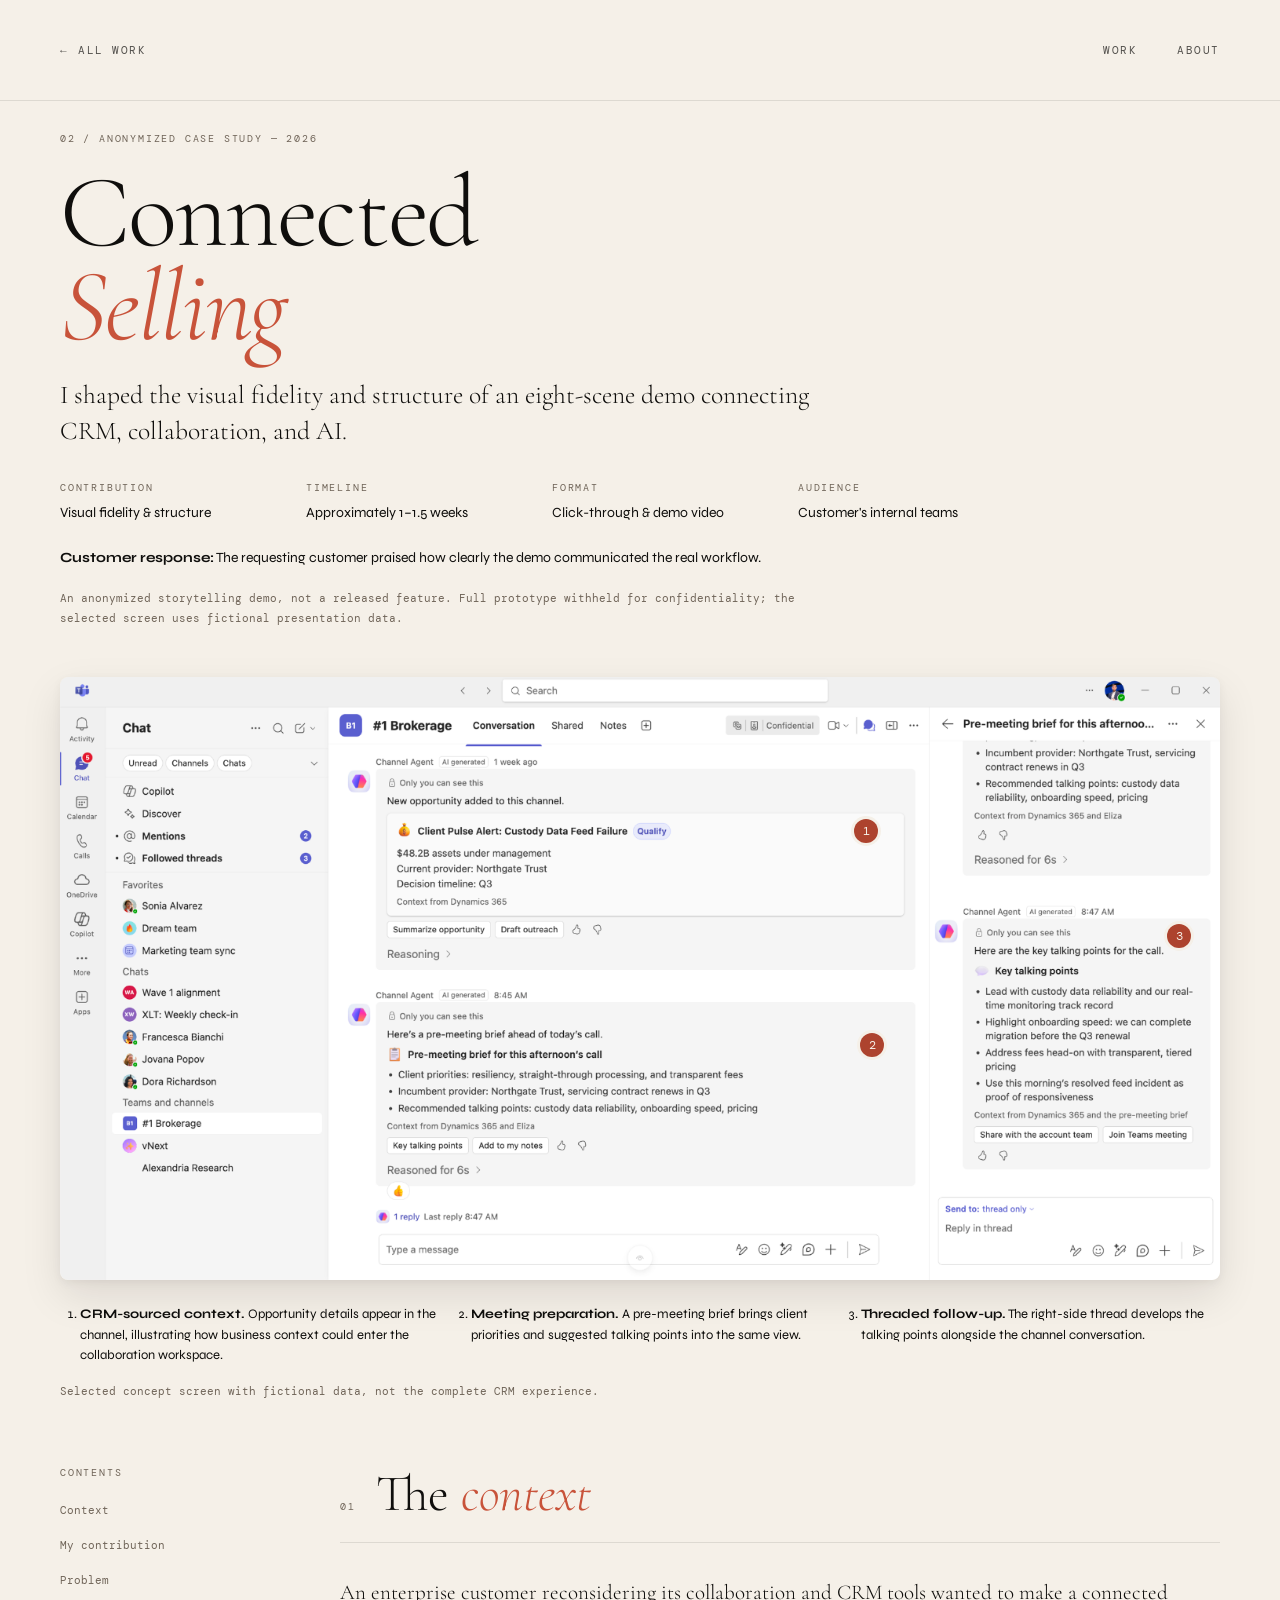
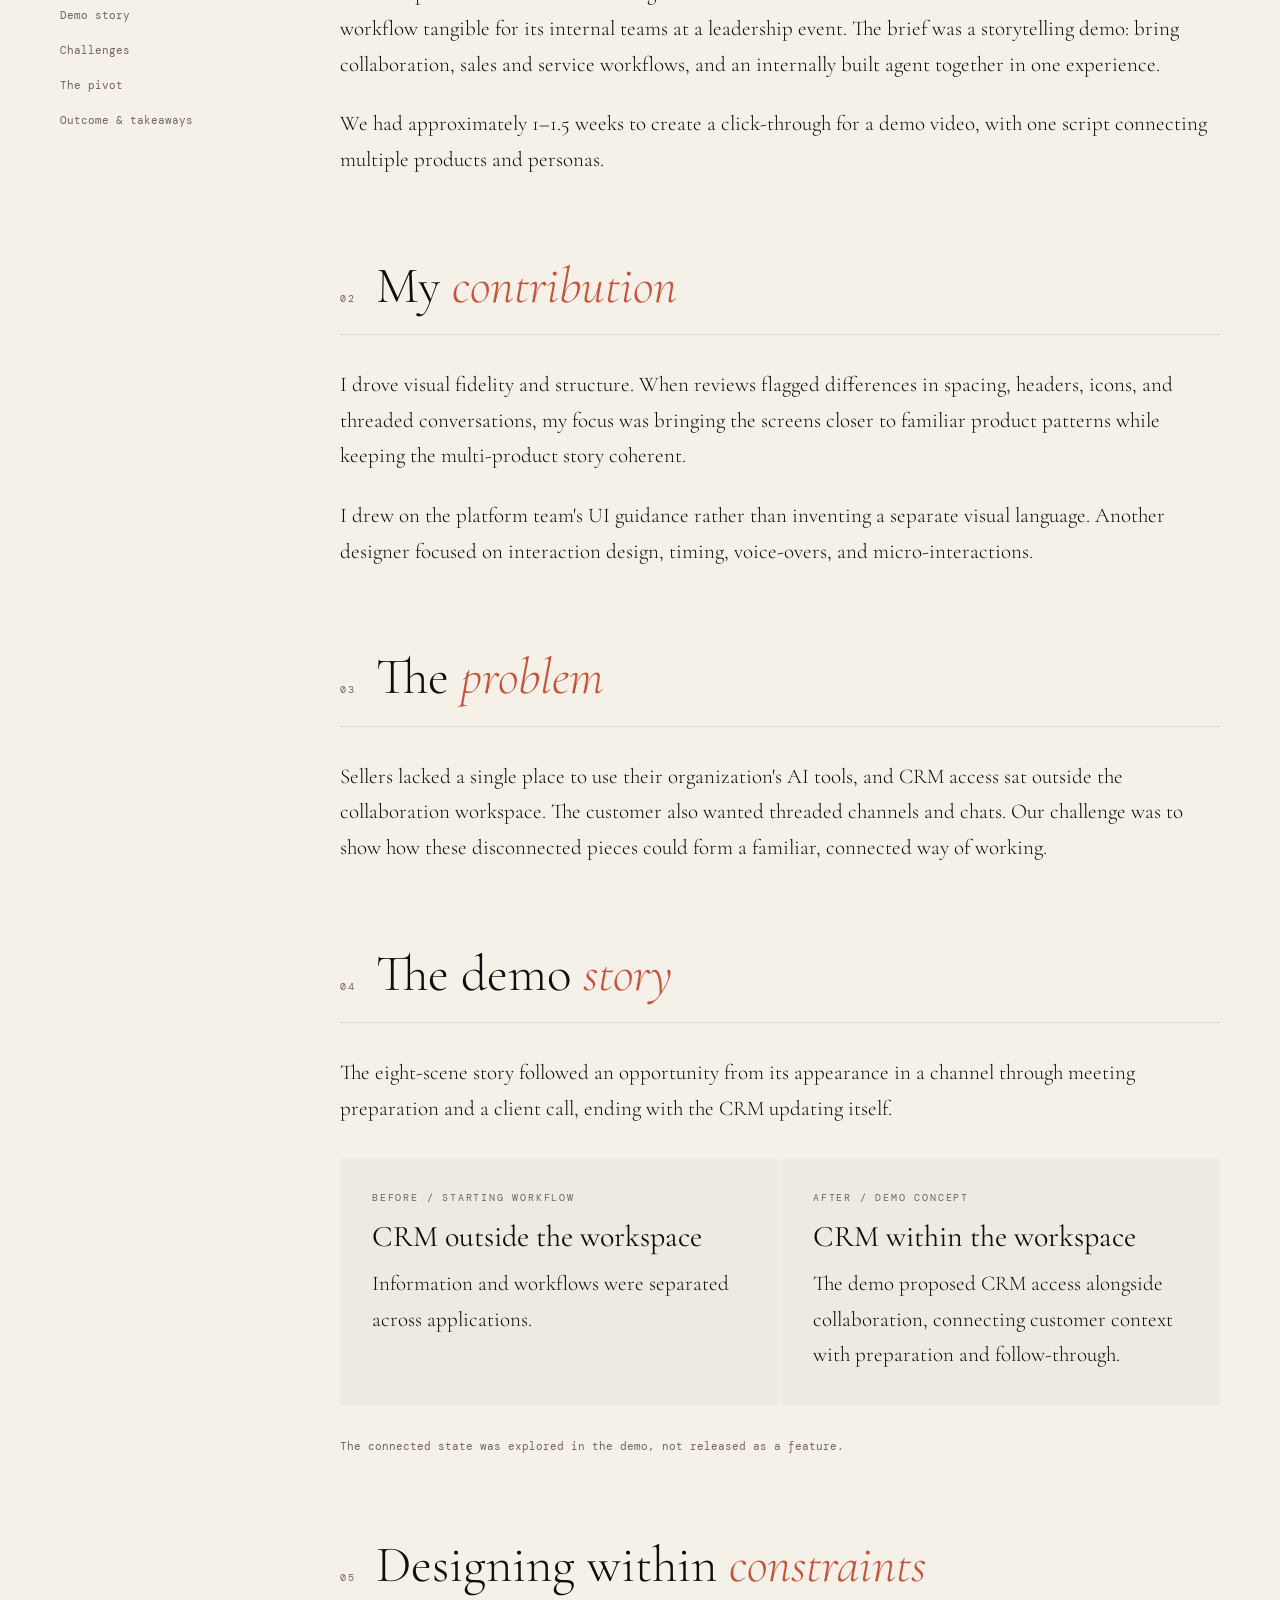
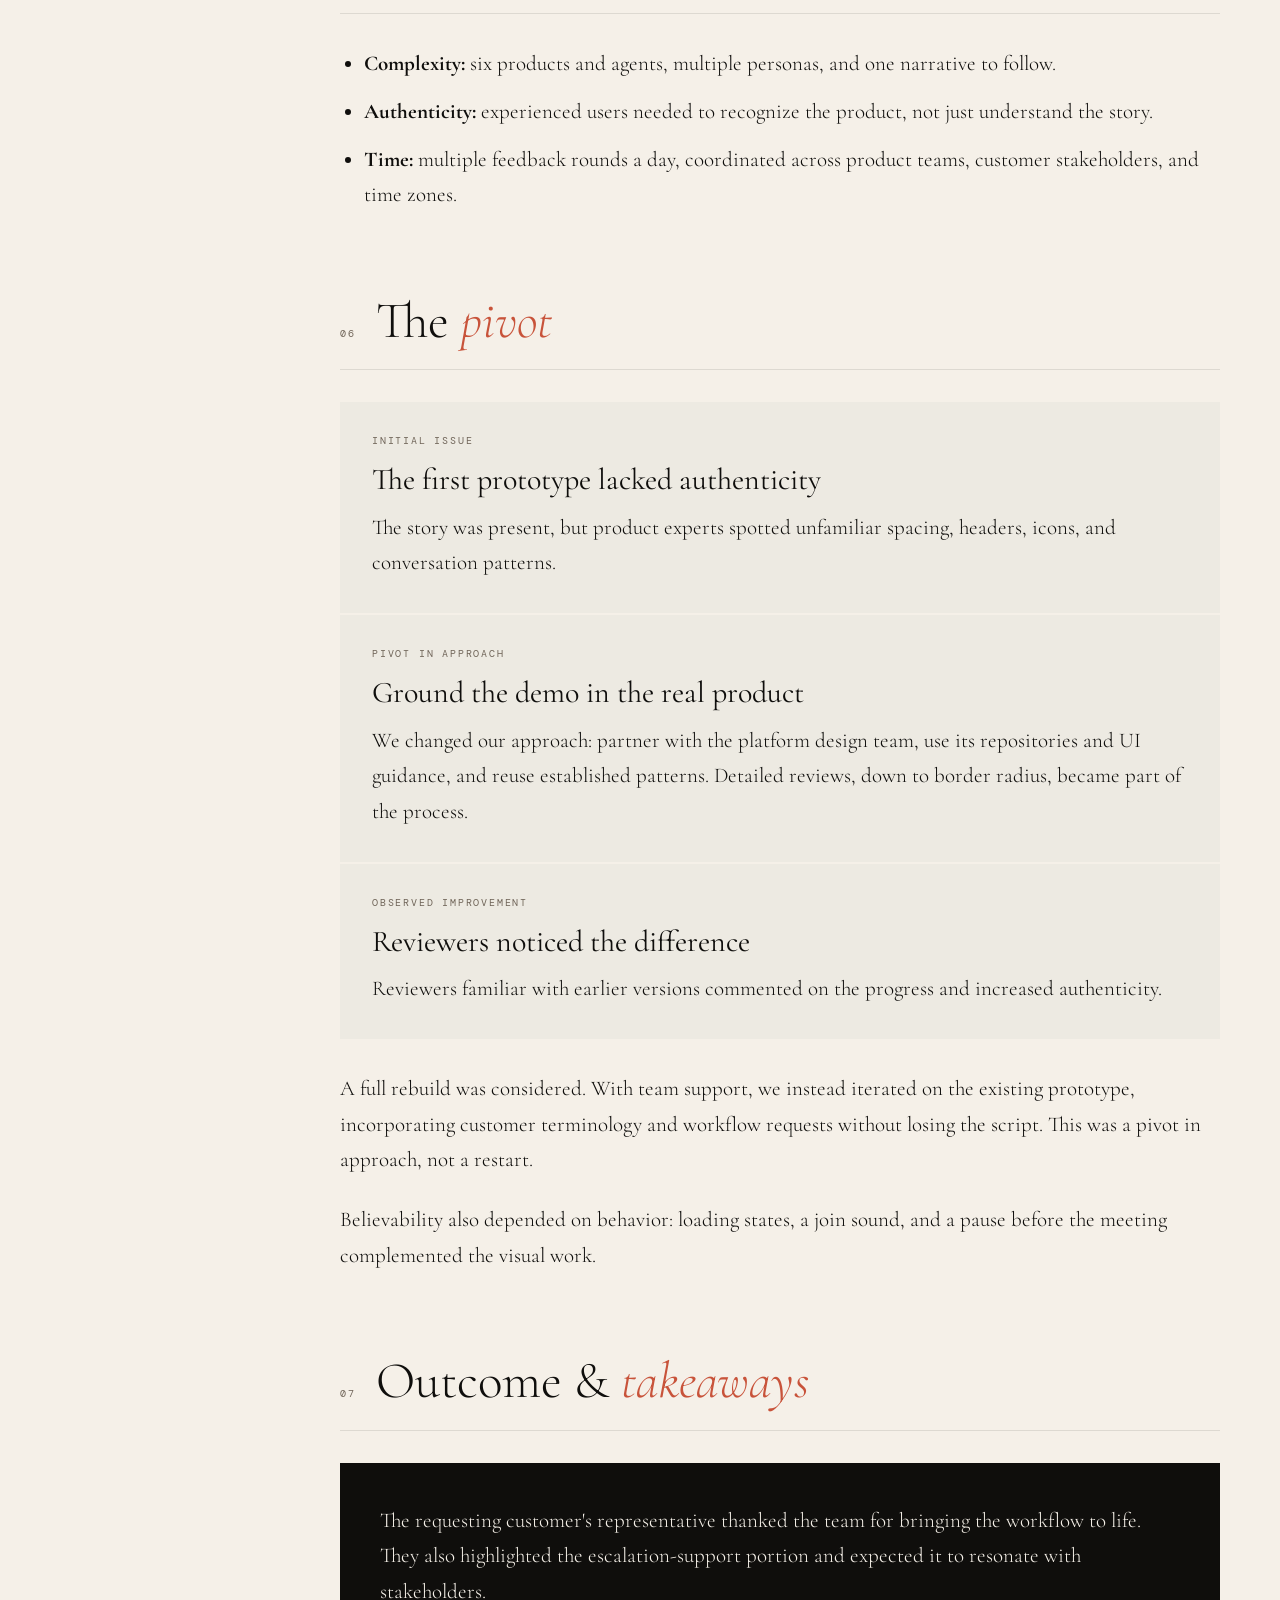
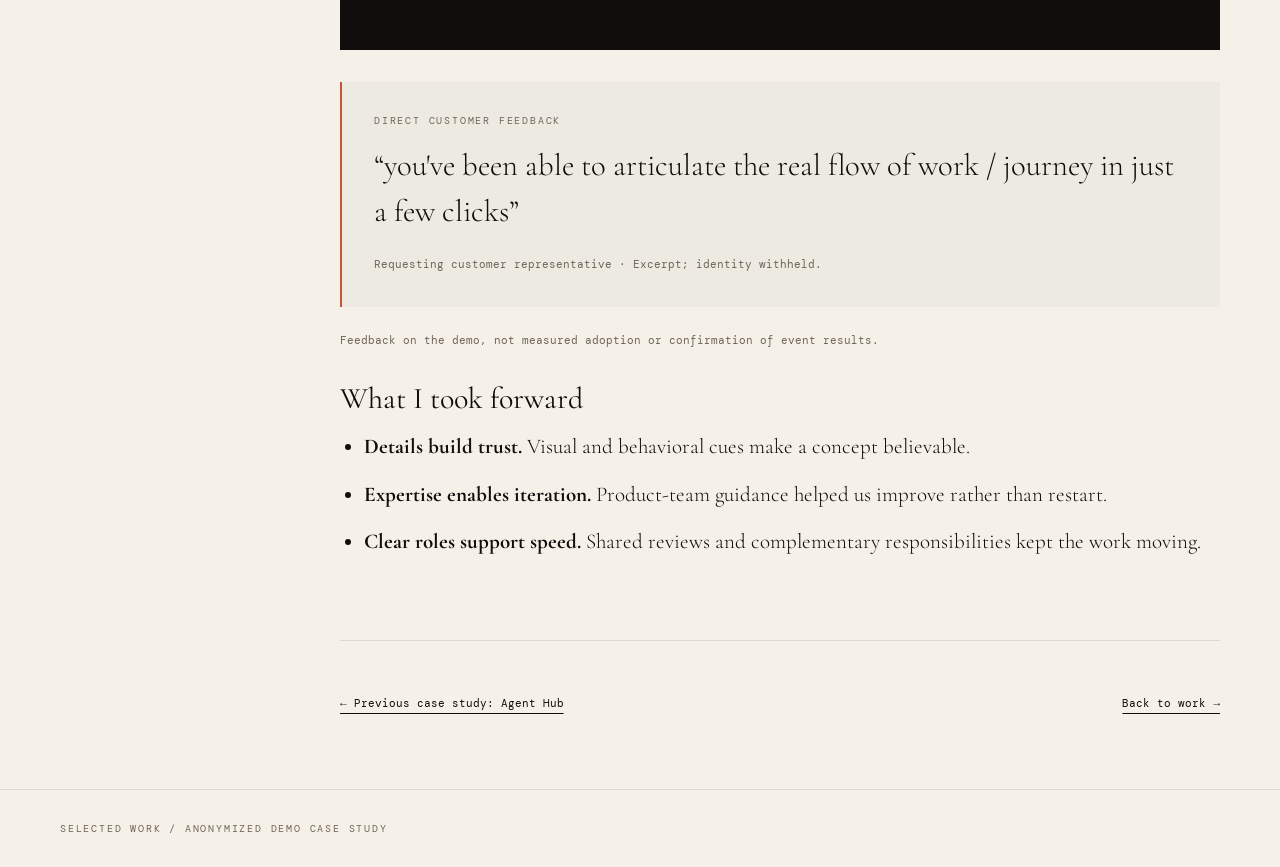
<file: connected-selling.html>
<!DOCTYPE html>
<html lang="en">
<head>
  <meta charset="UTF-8" />
  <meta name="viewport" content="width=device-width, initial-scale=1.0" />
  <meta name="description" content="An anonymized case study about shaping visual fidelity and structure for a cross-product storytelling demo in approximately 1–1.5 weeks." />
  <title>Connected Selling — Case Study</title>
  <link rel="icon" href="/favicon.ico?v=oc-2" sizes="16x16 32x32 48x48" />
  <link rel="icon" type="image/svg+xml" href="/assets/oc-logo.svg?v=oc-2" sizes="any" />
  <link href="https://fonts.googleapis.com/css2?family=Cormorant+Garamond:ital,wght@0,300;0,400;0,500;1,300;1,400&family=DM+Mono:wght@300;400&family=Syne:wght@400;500;700;800&display=swap" rel="stylesheet" />
  <style>
    *, *::before, *::after { box-sizing: border-box; margin: 0; padding: 0; }
    :root {
      --ivory: #F5F0E8; --ink: #0F0E0C; --warm-mid: #7A6F63;
      --accent: #C8533A; --surface: #EDEAE2; --border: rgba(15,14,12,.1);
      --font-display: 'Cormorant Garamond', serif;
      --font-ui: 'Syne', sans-serif;
      --font-mono: 'DM Mono', monospace;
    }
    html { scroll-behavior: smooth; }
    body { background: var(--ivory); color: var(--ink); font-family: var(--font-ui); }
    nav { position: fixed; top: 0; left: 0; right: 0; z-index: 50; display: flex; justify-content: space-between; align-items: center; padding: 28px 60px; }
    .nav-back, .nav-links a { font-family: var(--font-mono); font-size: 11px; letter-spacing: .14em; text-transform: uppercase; color: var(--ink); text-decoration: none; }
    .nav-back { gap: 10px; }
    .nav-links { display: flex; gap: 40px; list-style: none; }
    .nav-links a { opacity: .7; }
    .nav-links a:hover { opacity: 1; }
    .cs-hero { padding: 132px 60px 48px; max-width: 1280px; margin: 0 auto; }
    .eyebrow, .meta-label, .cs-toc-title, .section-number, .step-label, .footer-label { font-family: var(--font-mono); font-size: 10px; letter-spacing: .18em; text-transform: uppercase; color: var(--warm-mid); }
    .eyebrow { margin-bottom: 20px; }
    .cs-hero-title { font-family: var(--font-display); font-size: clamp(64px, 8vw, 112px); font-weight: 300; line-height: .92; letter-spacing: -.02em; }
    em { font-style: italic; color: var(--accent); }
    .cs-hero-desc { margin-top: 24px; max-width: 760px; font-family: var(--font-display); font-size: clamp(20px, 2vw, 26px); font-weight: 300; line-height: 1.4; }
    .cs-hero-meta { display: grid; grid-template-columns: repeat(4, minmax(0, 1fr)); gap: 24px; margin-top: 32px; max-width: 960px; }
    .meta-label { margin-bottom: 8px; }
    .meta-value { font-size: 14px; line-height: 1.5; }
    .hero-result { margin-top: 24px; font-size: 14px; line-height: 1.6; }
    .scope-disclosure { margin-top: 20px; max-width: 760px; font-family: var(--font-mono); font-size: 11px; color: var(--warm-mid); line-height: 1.8; }
    .cs-preview { max-width: 1280px; padding: 0 60px; margin: 0 auto; }
    .cs-article { display: grid; grid-template-columns: 200px minmax(0, 1fr); gap: 80px; max-width: 1280px; padding: 64px 60px 0; margin: 0 auto; }
    .cs-toc { position: sticky; top: 128px; height: fit-content; }
    .cs-toc-title { margin-bottom: 20px; }
    .cs-toc-list { display: flex; flex-direction: column; gap: 16px; list-style: none; }
    .cs-toc-list a { font-family: var(--font-mono); font-size: 11px; color: var(--warm-mid); text-decoration: none; }
    .cs-toc-list a:hover { color: var(--accent); }
    .cs-content { min-width: 0; }
    .cs-section { margin-bottom: 80px; }
    .cs-section-header { display: flex; align-items: baseline; gap: 20px; border-bottom: 1px solid var(--border); padding-bottom: 20px; margin-bottom: 32px; }
    h2 { font-family: var(--font-display); font-size: clamp(36px, 4vw, 52px); font-weight: 300; line-height: 1.1; }
    h3 { font-family: var(--font-display); font-size: 30px; font-weight: 400; line-height: 1.15; margin-bottom: 12px; }
    .body-text, .detail-list { font-family: var(--font-display); font-size: 21px; font-weight: 300; line-height: 1.7; margin-bottom: 24px; }
    .detail-list { padding-left: 24px; }
    .detail-list li + li { margin-top: 12px; }
    .workflow { display: grid; gap: 2px; margin: 32px 0; }
    .workflow-comparison { grid-template-columns: repeat(2, minmax(0, 1fr)); }
    .workflow-step { padding: 32px; background: var(--surface); }
    .step-label { margin-bottom: 16px; }
    .workflow-step p:last-child { margin-bottom: 0; }
    .scope-note { font-family: var(--font-mono); font-size: 11px; color: var(--warm-mid); line-height: 1.8; }
    .demo-figure { margin: 0; }
    .annotated-screen { position: relative; }
    .demo-figure a { display: block; }
    .demo-figure img { display: block; width: 100%; max-width: 1479px; height: auto; border: 0; border-radius: 8px; box-shadow: 0 16px 40px rgba(15,14,12,.1), 0 3px 10px rgba(15,14,12,.05); }
    .demo-figure figcaption { margin-top: 24px; font-family: var(--font-mono); font-size: 11px; color: var(--warm-mid); line-height: 1.8; }
    .annotation-pin { position: absolute; display: grid; place-items: center; width: 24px; height: 24px; border-radius: 50%; background: var(--accent); color: var(--ivory); font-family: var(--font-mono); font-size: 12px; box-shadow: 0 0 0 3px var(--ivory); pointer-events: none; transform: translate(-50%, -50%); }
    .pin-context { left: 69.5%; top: 25.5%; }
    .pin-brief { left: 70%; top: 61%; }
    .pin-thread { left: 96.5%; top: 43%; }
    .annotation-list { display: grid; grid-template-columns: repeat(3, minmax(0, 1fr)); gap: 32px; padding-left: 20px; font-family: var(--font-ui); font-size: 13px; line-height: 1.6; color: var(--ink); }
    .demo-figure .scope-note { margin-top: 16px; }
    .outcome { padding: 40px; background: var(--ink); color: var(--ivory); }
    .outcome .body-text:last-child { margin-bottom: 0; }
    .customer-feedback { margin: 32px 0 24px; padding: 32px; border-left: 2px solid var(--accent); background: var(--surface); }
    .customer-feedback blockquote { font-family: var(--font-display); font-size: clamp(24px, 2.4vw, 32px); font-weight: 300; line-height: 1.5; }
    .customer-feedback figcaption { margin-top: 20px; font-family: var(--font-mono); font-size: 11px; color: var(--warm-mid); line-height: 1.8; }
    .customer-feedback + .scope-note { margin-bottom: 32px; }
    .case-navigation { display: flex; flex-wrap: wrap; justify-content: space-between; gap: 24px; padding: 40px 0 64px; border-top: 1px solid var(--border); }
    .case-navigation a { display: inline-flex; align-items: center; min-height: 44px; font-family: var(--font-mono); font-size: 11px; color: var(--ink); text-underline-offset: 6px; }
    footer { padding: 32px 60px; border-top: 1px solid var(--border); }
    @media (max-width: 1024px) {
      .cs-article { grid-template-columns: 1fr; gap: 0; padding: 40px 40px 0; }
    }
    @media (max-width: 768px) {
      .cs-hero { padding: 120px 24px 32px; }
      .cs-preview { padding: 0 24px; }
      .cs-article { padding: 24px 24px 0; }
      .cs-hero-meta { grid-template-columns: repeat(2, minmax(0, 1fr)); }
      .workflow-step, .outcome, .customer-feedback { padding: 24px; }
      .workflow-comparison { grid-template-columns: 1fr; }
      .annotation-list { grid-template-columns: 1fr; gap: 12px; }
      .annotation-pin { width: 18px; height: 18px; font-size: 10px; box-shadow: 0 0 0 2px var(--ivory); }
      .cs-section-header { gap: 12px; }
      footer { padding: 32px 24px; }
    }
  </style>
  <link rel="stylesheet" href="prototype.css" />
</head>
<body>
  <nav aria-label="Main navigation">
    <a class="nav-back" href="index.html#projects"><span aria-hidden="true">&larr;</span> All work</a>
    <ul class="nav-links">
      <li><a href="index.html#projects">Work</a></li>
      <li><a href="index.html#about">About</a></li>
    </ul>
  </nav>

  <main>
    <header class="cs-hero">
      <p class="eyebrow">02 / Anonymized Case Study — 2026</p>
      <h1 class="cs-hero-title">Connected<br><em>Selling</em></h1>
      <p class="cs-hero-desc">I shaped the visual fidelity and structure of an eight-scene demo connecting CRM, collaboration, and AI.</p>
      <dl class="cs-hero-meta">
        <div>
          <dt class="meta-label">Contribution</dt>
          <dd class="meta-value">Visual fidelity &amp; structure</dd>
        </div>
        <div>
          <dt class="meta-label">Timeline</dt>
          <dd class="meta-value">Approximately 1–1.5 weeks</dd>
        </div>
        <div>
          <dt class="meta-label">Format</dt>
          <dd class="meta-value">Click-through &amp; demo video</dd>
        </div>
        <div>
          <dt class="meta-label">Audience</dt>
          <dd class="meta-value">Customer's internal teams</dd>
        </div>
      </dl>
      <p class="hero-result"><strong>Customer response:</strong> The requesting customer praised how clearly the demo communicated the real workflow.</p>
      <p class="scope-disclosure">An anonymized storytelling demo, not a released feature. Full prototype withheld for confidentiality; the selected screen uses fictional presentation data.</p>
    </header>

    <section class="cs-preview" aria-label="Selected demo screen">
      <figure class="demo-figure">
        <div class="annotated-screen">
          <a href="assets/connected-selling-overview.png" target="_blank" rel="noopener noreferrer" aria-label="Open the demo screenshot at full size in a new tab" aria-describedby="demo-screen-caption">
            <img src="assets/connected-selling-overview.png" width="1478" height="768" fetchpriority="high" decoding="async" alt="Collaboration workspace prototype with fictional demo data showing an opportunity alert, a pre-meeting brief, and a talking-points thread in the right-side panel." />
          </a>
          <span class="annotation-pin pin-context" aria-hidden="true">1</span>
          <span class="annotation-pin pin-brief" aria-hidden="true">2</span>
          <span class="annotation-pin pin-thread" aria-hidden="true">3</span>
        </div>
        <figcaption id="demo-screen-caption">
          <ol class="annotation-list">
            <li><strong>CRM-sourced context.</strong> Opportunity details appear in the channel, illustrating how business context could enter the collaboration workspace.</li>
            <li><strong>Meeting preparation.</strong> A pre-meeting brief brings client priorities and suggested talking points into the same view.</li>
            <li><strong>Threaded follow-up.</strong> The right-side thread develops the talking points alongside the channel conversation.</li>
          </ol>
          <p class="scope-note">Selected concept screen with fictional data, not the complete CRM experience.</p>
        </figcaption>
      </figure>
    </section>

    <div class="cs-article">
      <aside class="cs-toc" aria-label="Case study contents">
        <p class="cs-toc-title">Contents</p>
        <ul class="cs-toc-list">
          <li><a href="#context">Context</a></li>
          <li><a href="#contribution">My contribution</a></li>
          <li><a href="#problem">Problem</a></li>
          <li><a href="#story">Demo story</a></li>
          <li><a href="#challenges">Challenges</a></li>
          <li><a href="#collaboration">The pivot</a></li>
          <li><a href="#outcome">Outcome &amp; takeaways</a></li>
        </ul>
      </aside>

      <div class="cs-content">
        <section class="cs-section" id="context" aria-labelledby="context-heading">
          <div class="cs-section-header">
            <span class="section-number">01</span>
            <h2 id="context-heading">The <em>context</em></h2>
          </div>
          <p class="body-text">An enterprise customer reconsidering its collaboration and CRM tools wanted to make a connected workflow tangible for its internal teams at a leadership event. The brief was a storytelling demo: bring collaboration, sales and service workflows, and an internally built agent together in one experience.</p>
          <p class="body-text">We had approximately 1–1.5 weeks to create a click-through for a demo video, with one script connecting multiple products and personas.</p>
        </section>

        <section class="cs-section" id="contribution" aria-labelledby="contribution-heading">
          <div class="cs-section-header">
            <span class="section-number">02</span>
            <h2 id="contribution-heading">My <em>contribution</em></h2>
          </div>
          <p class="body-text">I drove visual fidelity and structure. When reviews flagged differences in spacing, headers, icons, and threaded conversations, my focus was bringing the screens closer to familiar product patterns while keeping the multi-product story coherent.</p>
          <p class="body-text">I drew on the platform team's UI guidance rather than inventing a separate visual language. Another designer focused on interaction design, timing, voice-overs, and micro-interactions.</p>
        </section>

        <section class="cs-section" id="problem" aria-labelledby="problem-heading">
          <div class="cs-section-header">
            <span class="section-number">03</span>
            <h2 id="problem-heading">The <em>problem</em></h2>
          </div>
          <p class="body-text">Sellers lacked a single place to use their organization's AI tools, and CRM access sat outside the collaboration workspace. The customer also wanted threaded channels and chats. Our challenge was to show how these disconnected pieces could form a familiar, connected way of working.</p>
        </section>

        <section class="cs-section" id="story" aria-labelledby="story-heading">
          <div class="cs-section-header">
            <span class="section-number">04</span>
            <h2 id="story-heading">The demo <em>story</em></h2>
          </div>
          <p class="body-text">The eight-scene story followed an opportunity from its appearance in a channel through meeting preparation and a client call, ending with the CRM updating itself.</p>
          <div class="workflow workflow-comparison" aria-label="Starting workflow compared with the proposed demo experience">
            <div class="workflow-step">
              <p class="step-label">Before / Starting workflow</p>
              <h3>CRM outside the workspace</h3>
              <p class="body-text">Information and workflows were separated across applications.</p>
            </div>
            <div class="workflow-step">
              <p class="step-label">After / Demo concept</p>
              <h3>CRM within the workspace</h3>
              <p class="body-text">The demo proposed CRM access alongside collaboration, connecting customer context with preparation and follow-through.</p>
            </div>
          </div>
          <p class="scope-note">The connected state was explored in the demo, not released as a feature.</p>
        </section>

        <section class="cs-section" id="challenges" aria-labelledby="challenges-heading">
          <div class="cs-section-header">
            <span class="section-number">05</span>
            <h2 id="challenges-heading">Designing within <em>constraints</em></h2>
          </div>
          <ul class="detail-list">
            <li><strong>Complexity:</strong> six products and agents, multiple personas, and one narrative to follow.</li>
            <li><strong>Authenticity:</strong> experienced users needed to recognize the product, not just understand the story.</li>
            <li><strong>Time:</strong> multiple feedback rounds a day, coordinated across product teams, customer stakeholders, and time zones.</li>
          </ul>
        </section>

        <section class="cs-section" id="collaboration" aria-labelledby="collaboration-heading">
          <div class="cs-section-header">
            <span class="section-number">06</span>
            <h2 id="collaboration-heading">The <em>pivot</em></h2>
          </div>
          <div class="workflow" aria-label="Initial issue, pivot in approach, and observed improvement">
            <div class="workflow-step">
              <p class="step-label">Initial issue</p>
              <h3>The first prototype lacked authenticity</h3>
              <p class="body-text">The story was present, but product experts spotted unfamiliar spacing, headers, icons, and conversation patterns.</p>
            </div>
            <div class="workflow-step">
              <p class="step-label">Pivot in approach</p>
              <h3>Ground the demo in the real product</h3>
              <p class="body-text">We changed our approach: partner with the platform design team, use its repositories and UI guidance, and reuse established patterns. Detailed reviews, down to border radius, became part of the process.</p>
            </div>
            <div class="workflow-step">
              <p class="step-label">Observed improvement</p>
              <h3>Reviewers noticed the difference</h3>
              <p class="body-text">Reviewers familiar with earlier versions commented on the progress and increased authenticity.</p>
            </div>
          </div>
          <p class="body-text">A full rebuild was considered. With team support, we instead iterated on the existing prototype, incorporating customer terminology and workflow requests without losing the script. This was a pivot in approach, not a restart.</p>
          <p class="body-text">Believability also depended on behavior: loading states, a join sound, and a pause before the meeting complemented the visual work.</p>
        </section>

        <section class="cs-section" id="outcome" aria-labelledby="outcome-heading">
          <div class="cs-section-header">
            <span class="section-number">07</span>
            <h2 id="outcome-heading">Outcome &amp; <em>takeaways</em></h2>
          </div>
          <div class="outcome">
            <p class="body-text">The requesting customer's representative thanked the team for bringing the workflow to life. They also highlighted the escalation-support portion and expected it to resonate with stakeholders.</p>
          </div>
          <figure class="customer-feedback">
            <p class="step-label">Direct customer feedback</p>
            <blockquote>
              <p>&ldquo;you've been able to articulate the real flow of work / journey in just a few clicks&rdquo;</p>
            </blockquote>
            <figcaption>Requesting customer representative &middot; Excerpt; identity withheld.</figcaption>
          </figure>
          <p class="scope-note">Feedback on the demo, not measured adoption or confirmation of event results.</p>
          <h3>What I took forward</h3>
          <ul class="detail-list">
            <li><strong>Details build trust.</strong> Visual and behavioral cues make a concept believable.</li>
            <li><strong>Expertise enables iteration.</strong> Product-team guidance helped us improve rather than restart.</li>
            <li><strong>Clear roles support speed.</strong> Shared reviews and complementary responsibilities kept the work moving.</li>
          </ul>
        </section>

        <div class="case-navigation" aria-label="More portfolio work">
          <a href="agenthub.html">&larr; Previous case study: Agent Hub</a>
          <a href="index.html#projects">Back to work &rarr;</a>
        </div>
      </div>
    </div>
  </main>

  <footer>
    <p class="footer-label">Selected work / Anonymized demo case study</p>
  </footer>
</body>
</html>
</file>
<file: prototype.css>
:root {
  --warm-mid: #706559;
  --accent-strong: #AD432E;
}

nav {
  gap: 16px;
  background: var(--ivory);
  border-bottom: 1px solid var(--border);
}

[id] {
  scroll-margin-top: 128px;
}

a:focus-visible {
  outline: 2px solid var(--accent);
  outline-offset: 6px;
}

.nav-links a,
.nav-back {
  opacity: .7;
}

.btn-primary:hover,
.annotation-pin {
  background: var(--accent-strong);
}

.cs-toc-list a:hover,
.impact-text strong {
  color: var(--accent-strong);
}

.pillar-card.active .pillar-number,
.impact-item.highlight .impact-bullet,
.reflection-label,
.case-card:hover .case-card-index,
.next-card:hover .next-card-sub {
  color: rgba(245,240,232,.65);
}

.nav-links a,
.nav-logo,
.nav-back {
  display: inline-flex;
  align-items: center;
  min-height: 44px;
}

.scroll-hint {
  z-index: 3;
  min-height: 44px;
  text-decoration: none;
}

.case-card-link {
  display: inline-block;
  margin-top: 24px;
  font-family: var(--font-mono);
  font-size: 11px;
  letter-spacing: .1em;
  text-transform: uppercase;
}

.case-card:focus-visible .case-card-link {
  color: var(--accent-strong);
}

.case-card:hover .case-card-link {
  color: var(--accent-light);
}

@media (max-width: 1024px) {
  .cs-toc {
    display: block;
    position: static;
    margin-bottom: 48px;
  }

  .cs-toc-list {
    flex-direction: row;
    flex-wrap: wrap;
    gap: 8px 24px;
  }

  .cs-toc-list a {
    min-height: 44px;
  }
}

@media (max-width: 900px) {
  nav {
    flex-wrap: wrap;
    padding: 12px 24px;
    gap: 0 16px;
  }

  nav .nav-links {
    display: flex;
    flex-wrap: wrap;
    gap: 0 20px;
  }

  .case-card-content {
    padding: 40px 32px;
  }

  .case-card-footer,
  .about-cta,
  .footer-cta {
    flex-wrap: wrap;
  }
}

@media (pointer: coarse), (prefers-reduced-motion: reduce) {
  body {
    cursor: auto;
  }

  a,
  .case-card,
  .btn-primary,
  .btn-ghost {
    cursor: pointer;
  }

  .cursor,
  .cursor-ring {
    display: none;
  }
}

@media (prefers-reduced-motion: reduce) {
  html {
    scroll-behavior: auto;
  }

  *,
  *::before,
  *::after {
    animation: none !important;
    transition: none !important;
  }

  .reveal,
  .hero-eyebrow,
  .hero-name,
  .hero-tagline,
  .hero-meta,
  .hero-deco,
  .scroll-hint,
  .cs-hero-label,
  .cs-hero-title,
  .cs-hero-desc,
  .cs-hero-meta,
  .hero-deco-cs {
    opacity: 1;
    transform: none;
  }
}
</file>
